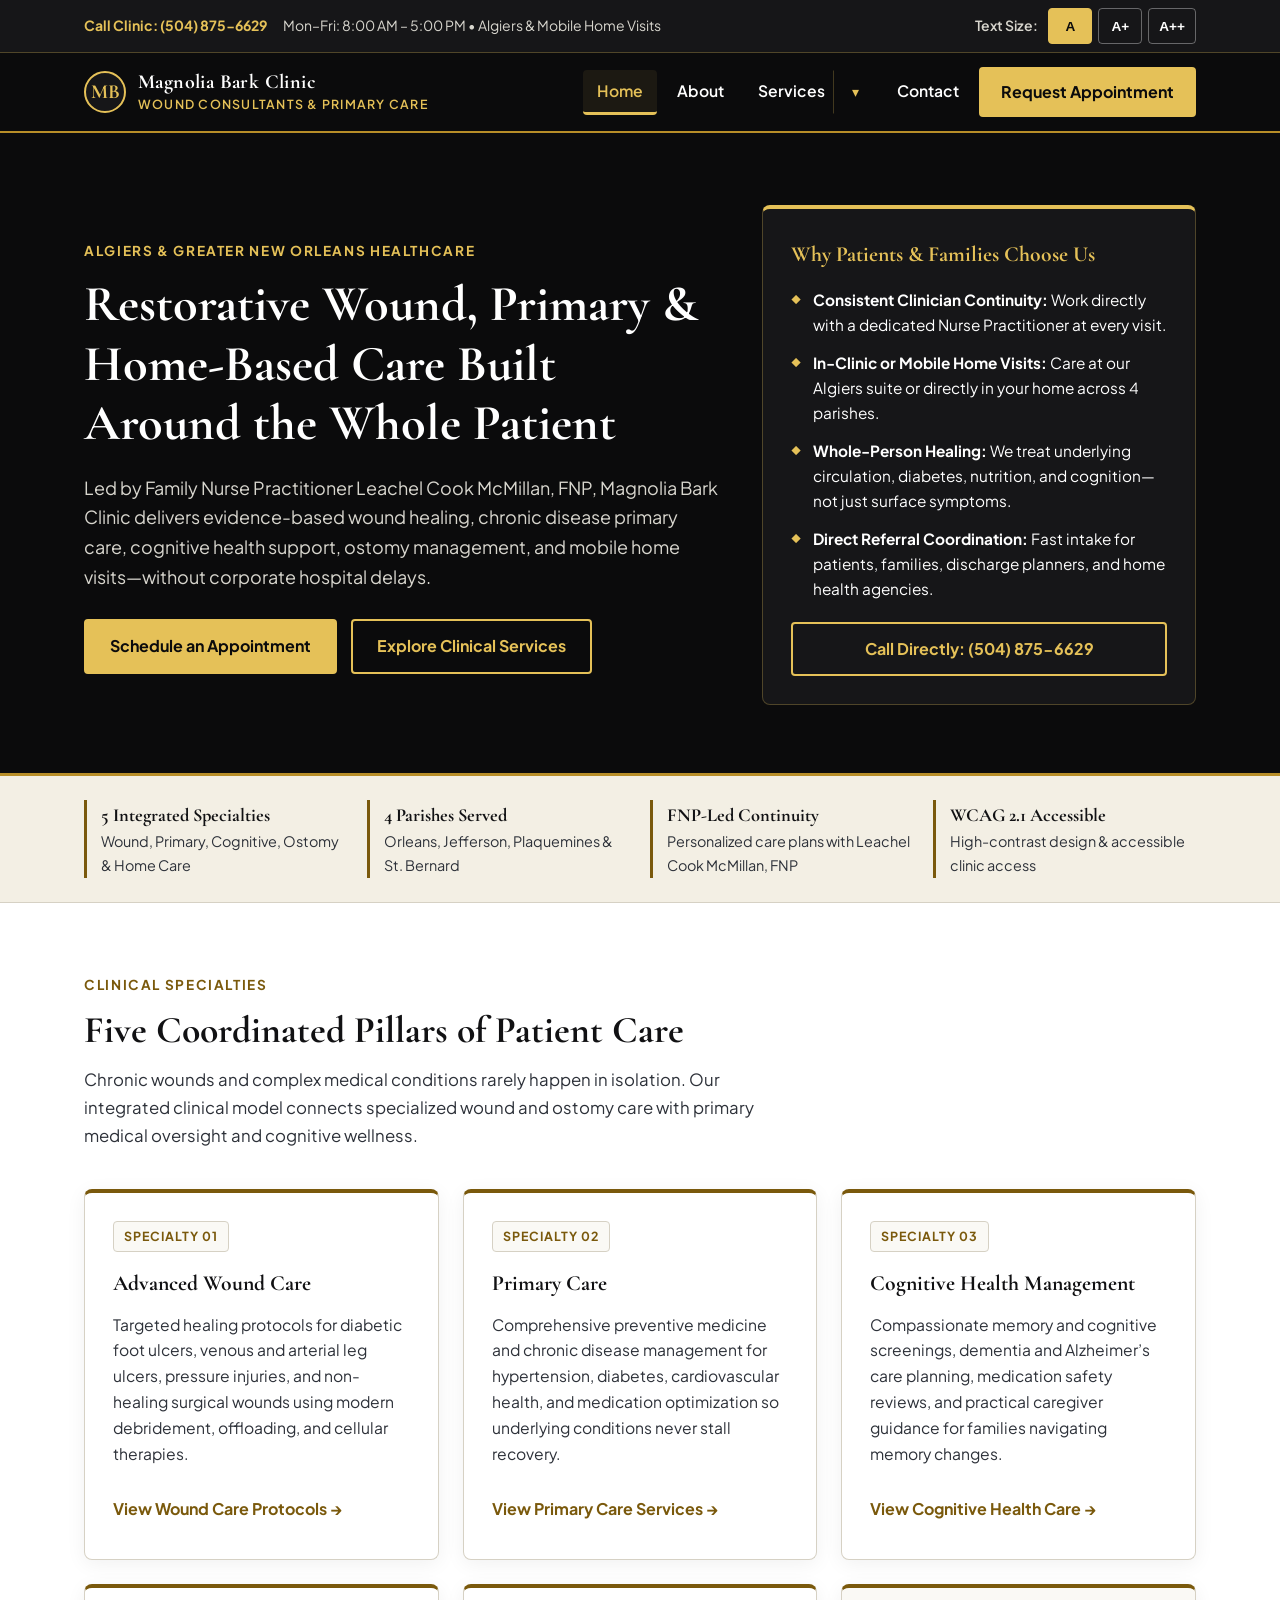
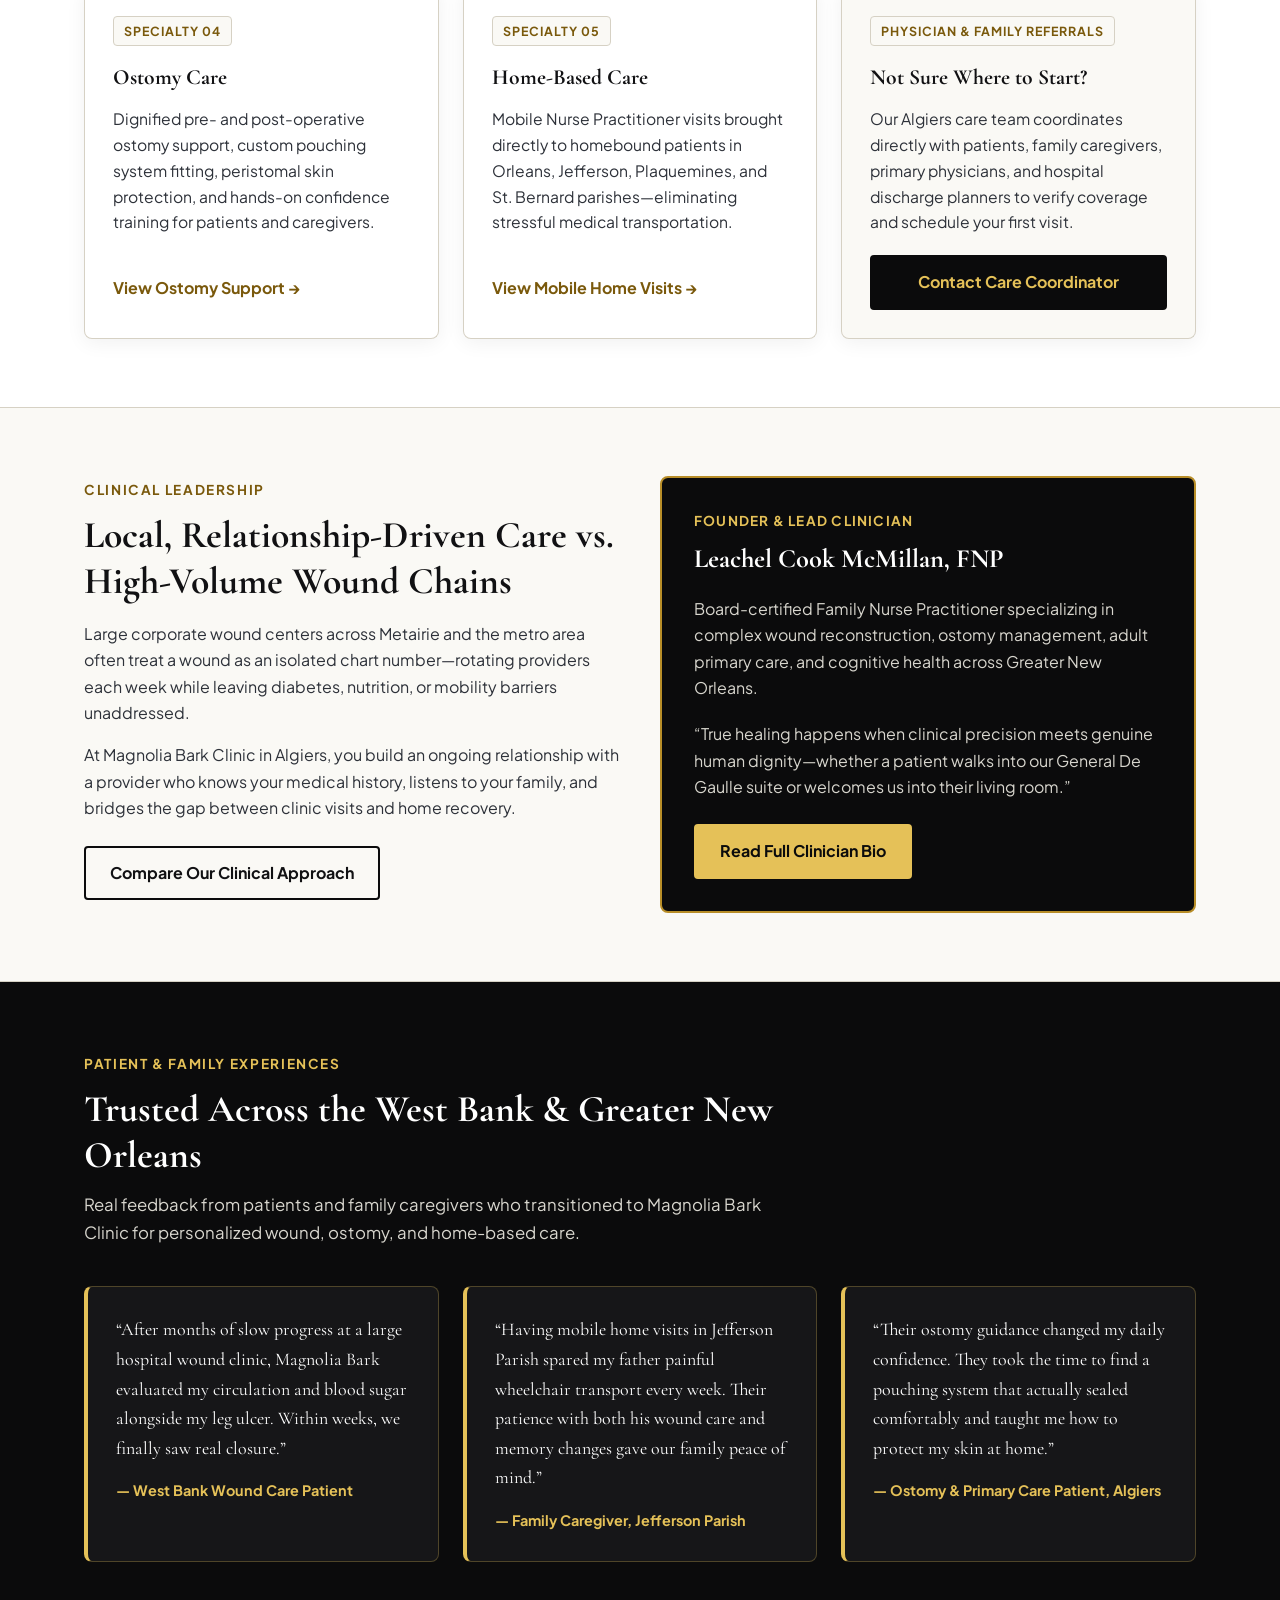
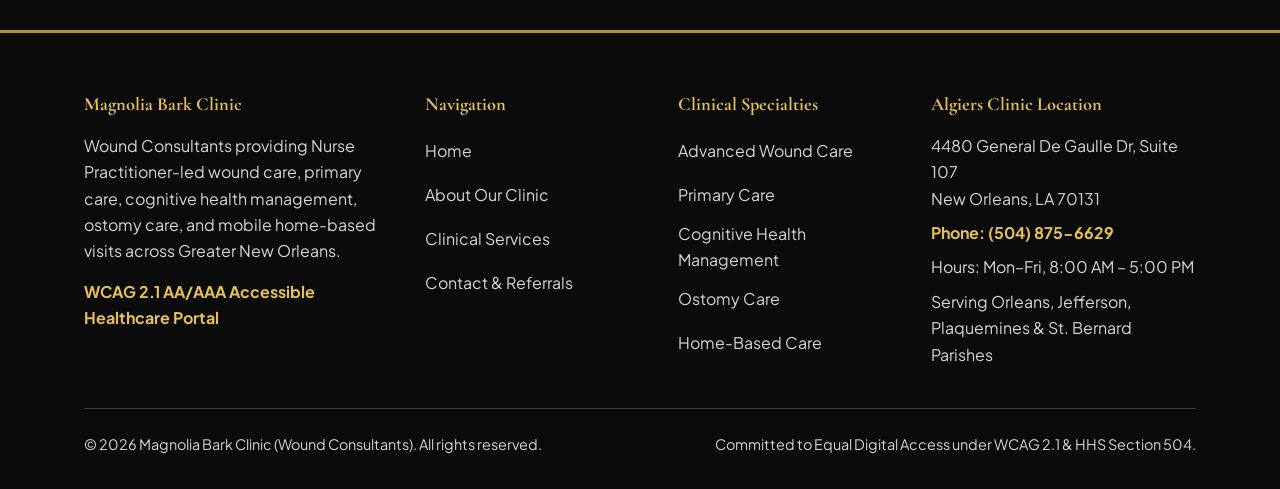
<file: index.html>
<!DOCTYPE html>
<html lang="en" data-font-scale="1">
<head>
  <meta charset="UTF-8">
  <meta name="viewport" content="width=device-width, initial-scale=1.0">
  <title>Magnolia Bark Clinic | Wound Care, Primary & Home Care in New Orleans</title>
  <meta name="description" content="Magnolia Bark Clinic (Wound Consultants) provides Nurse Practitioner-led wound care, primary care, cognitive health, ostomy care, and mobile home visits across Greater New Orleans.">
  <link rel="canonical" href="https://magnoliabark.org/">
  <meta property="og:title" content="Magnolia Bark Clinic | Wound Care, Primary & Home Care in New Orleans">
  <meta property="og:description" content="Magnolia Bark Clinic (Wound Consultants) provides Nurse Practitioner-led wound care, primary care, cognitive health, ostomy care, and mobile home visits across Greater New Orleans.">
  <meta property="og:url" content="https://magnoliabark.org/">
  <meta property="og:type" content="website">
  <meta property="og:site_name" content="Magnolia Bark Clinic | Wound Consultants">
  <meta name="twitter:card" content="summary">
  <meta name="twitter:title" content="Magnolia Bark Clinic | Wound Care, Primary & Home Care in New Orleans">
  <meta name="twitter:description" content="Magnolia Bark Clinic (Wound Consultants) provides Nurse Practitioner-led wound care, primary care, cognitive health, ostomy care, and mobile home visits across Greater New Orleans.">
  <script>
    (function () {
      try {
        var saved = localStorage.getItem("mb_font_scale");
        if (saved === "1.12" || saved === "1.25") {
          document.documentElement.setAttribute("data-font-scale", saved);
        }
      } catch (e) {}
    })();
  </script>
  <link rel="stylesheet" href="css/style.css">
  <script type="application/ld+json">
{
  "@context": "https://schema.org",
  "@type": "MedicalClinic",
  "name": "Magnolia Bark Clinic \u2014 Wound Consultants",
  "url": "https://magnoliabark.org/",
  "telephone": "+1-504-875-6629",
  "address": {
    "@type": "PostalAddress",
    "streetAddress": "4480 General De Gaulle Dr, Suite 107",
    "addressLocality": "New Orleans",
    "addressRegion": "LA",
    "postalCode": "70131",
    "addressCountry": "US"
  },
  "openingHoursSpecification": [
    {
      "@type": "OpeningHoursSpecification",
      "dayOfWeek": [
        "Monday",
        "Tuesday",
        "Wednesday",
        "Thursday",
        "Friday"
      ],
      "opens": "08:00",
      "closes": "17:00"
    }
  ],
  "areaServed": [
    "New Orleans, LA",
    "Algiers, LA",
    "Metairie, LA",
    "Jefferson Parish, LA",
    "Plaquemines Parish, LA",
    "St. Bernard Parish, LA"
  ]
}
  </script>
</head>
<body>
  <a href="#main-content" class="skip-link">Skip to main content</a>
  <div id="a11y-announcer" class="sr-only" aria-live="polite" aria-atomic="true"></div>

  <!-- Top Accessibility & Direct Clinic Bar -->
  <div class="utility-bar">
    <div class="utility-bar__inner">
      <div class="utility-bar__contact">
        <a href="tel:+15048756629" class="utility-bar__phone" aria-label="Call Magnolia Bark Clinic at 504-875-6629">
          Call Clinic: (504) 875-6629
        </a>
        <span class="utility-bar__hours">Mon–Fri: 8:00 AM – 5:00 PM &bull; Algiers &amp; Mobile Home Visits</span>
      </div>
      <div class="font-controls" role="group" aria-label="Adjust page text size">
        <span class="font-controls__label">Text Size:</span>
        <button type="button" class="font-btn" data-font-size="1" aria-pressed="true" aria-label="Standard text size">A</button>
        <button type="button" class="font-btn" data-font-size="1.12" aria-pressed="false" aria-label="Large text size">A+</button>
        <button type="button" class="font-btn" data-font-size="1.25" aria-pressed="false" aria-label="Extra large text size">A++</button>
      </div>
    </div>
  </div>

  <!-- Primary Hero Bar with Accessible Services Dropdown -->
  <header class="site-header">
    <div class="site-header__inner">
      <a href="index.html" class="brand" aria-label="Magnolia Bark Clinic — Wound Consultants Home">
        <span class="brand__mark" aria-hidden="true">MB</span>
        <span class="brand__text">
          <span class="brand__name">Magnolia Bark Clinic</span>
          <span class="brand__tagline">Wound Consultants &amp; Primary Care</span>
        </span>
      </a>

      <button
        type="button"
        id="mobile-menu-toggle"
        class="mobile-menu-toggle"
        aria-expanded="false"
        aria-controls="primary-nav"
      >
        Menu
      </button>

      <nav id="primary-nav" class="primary-nav" aria-label="Primary Navigation">
        <ul class="primary-nav__list">
          <li class="primary-nav__item"><a href="index.html" class="primary-nav__link" aria-current="page">Home</a></li>
          <li class="primary-nav__item"><a href="about.html" class="primary-nav__link">About</a></li>
          <li class="primary-nav__item primary-nav__item--dropdown">
            <div class="nav-dropdown">
              <a href="services.html" class="primary-nav__link nav-dropdown__link">Services</a>
              <button
                type="button"
                class="nav-dropdown__toggle"
                aria-expanded="false"
                aria-controls="services-dropdown-menu"
                aria-label="Toggle Clinical Services submenu"
              >
                <span class="nav-dropdown__arrow" aria-hidden="true">&#9662;</span>
              </button>
            </div>
            <ul id="services-dropdown-menu" class="nav-dropdown__menu" hidden>
              <li>
                <a href="services.html" class="nav-dropdown__item nav-dropdown__item--all">
                  <span class="nav-dropdown__title">All Clinical Services (5)</span>
                  <span class="nav-dropdown__desc">View all medical protocols &amp; FAQs</span>
                </a>
              </li>
              <li>
                <a href="services.html?category=wound#service-explorer" class="nav-dropdown__item">
                  <span class="nav-dropdown__title">Advanced Wound Care</span>
                  <span class="nav-dropdown__desc">Diabetic ulcers, venous leg ulcers &amp; debridement</span>
                </a>
              </li>
              <li>
                <a href="services.html?category=primary#service-explorer" class="nav-dropdown__item">
                  <span class="nav-dropdown__title">Primary Care</span>
                  <span class="nav-dropdown__desc">Chronic disease management &amp; preventive wellness</span>
                </a>
              </li>
              <li>
                <a href="services.html?category=cognitive#service-explorer" class="nav-dropdown__item">
                  <span class="nav-dropdown__title">Cognitive Health Management</span>
                  <span class="nav-dropdown__desc">Memory screenings, dementia care &amp; caregiver guidance</span>
                </a>
              </li>
              <li>
                <a href="services.html?category=ostomy#service-explorer" class="nav-dropdown__item">
                  <span class="nav-dropdown__title">Ostomy Care</span>
                  <span class="nav-dropdown__desc">Custom pouching system fitting &amp; peristomal skin care</span>
                </a>
              </li>
              <li>
                <a href="services.html?category=home#service-explorer" class="nav-dropdown__item">
                  <span class="nav-dropdown__title">Home-Based Care</span>
                  <span class="nav-dropdown__desc">Mobile Nurse Practitioner visits across 4 parishes</span>
                </a>
              </li>
            </ul>
          </li>
          <li class="primary-nav__item"><a href="contact.html" class="primary-nav__link">Contact</a></li>
          <li class="primary-nav__item"><a href="contact.html#appointment-section" class="nav-cta">Request Appointment</a></li>
        </ul>
      </nav>
    </div>
  </header>
  <main id="main-content">
    <!-- Hero Section -->
    <section class="hero" aria-labelledby="hero-heading">
      <div class="container hero__grid">
        <div>
          <span class="eyebrow">Algiers &amp; Greater New Orleans Healthcare</span>
          <h1 id="hero-heading" class="hero__title">
            Restorative Wound, Primary &amp; Home-Based Care Built Around the Whole Patient
          </h1>
          <p class="hero__subtitle">
            Led by Family Nurse Practitioner Leachel Cook McMillan, FNP, Magnolia Bark Clinic delivers evidence-based wound healing, chronic disease primary care, cognitive health support, ostomy management, and mobile home visits—without corporate hospital delays.
          </p>
          <div class="hero__actions">
            <a href="contact.html#appointment-section" class="btn btn--gold">Schedule an Appointment</a>
            <a href="services.html" class="btn btn--outline-gold">Explore Clinical Services</a>
          </div>
        </div>

        <aside class="hero-card" aria-labelledby="hero-card-title">
          <h2 id="hero-card-title" class="hero-card__title">Why Patients &amp; Families Choose Us</h2>
          <ul class="hero-card__list">
            <li><strong>Consistent Clinician Continuity:</strong> Work directly with a dedicated Nurse Practitioner at every visit.</li>
            <li><strong>In-Clinic or Mobile Home Visits:</strong> Care at our Algiers suite or directly in your home across 4 parishes.</li>
            <li><strong>Whole-Person Healing:</strong> We treat underlying circulation, diabetes, nutrition, and cognition—not just surface symptoms.</li>
            <li><strong>Direct Referral Coordination:</strong> Fast intake for patients, families, discharge planners, and home health agencies.</li>
          </ul>
          <a href="tel:+15048756629" class="btn btn--outline-gold" style="width: 100%;">
            Call Directly: (504) 875-6629
          </a>
        </aside>
      </div>
    </section>

    <!-- Trust Indicators -->
    <section class="trust-strip" aria-label="Clinic Key Highlights">
      <div class="container trust-strip__grid">
        <div class="trust-item">
          <span class="trust-item__value">5 Integrated Specialties</span>
          <span class="trust-item__label">Wound, Primary, Cognitive, Ostomy &amp; Home Care</span>
        </div>
        <div class="trust-item">
          <span class="trust-item__value">4 Parishes Served</span>
          <span class="trust-item__label">Orleans, Jefferson, Plaquemines &amp; St. Bernard</span>
        </div>
        <div class="trust-item">
          <span class="trust-item__value">FNP-Led Continuity</span>
          <span class="trust-item__label">Personalized care plans with Leachel Cook McMillan, FNP</span>
        </div>
        <div class="trust-item">
          <span class="trust-item__value">WCAG 2.1 Accessible</span>
          <span class="trust-item__label">High-contrast design &amp; accessible clinic access</span>
        </div>
      </div>
    </section>

    <!-- Core Clinical Specialties -->
    <section class="section" aria-labelledby="specialties-heading">
      <div class="container">
        <div class="section-header">
          <span class="eyebrow eyebrow--light-bg">Clinical Specialties</span>
          <h2 id="specialties-heading" class="section-header__title">Five Coordinated Pillars of Patient Care</h2>
          <p class="section-header__desc">
            Chronic wounds and complex medical conditions rarely happen in isolation. Our integrated clinical model connects specialized wound and ostomy care with primary medical oversight and cognitive wellness.
          </p>
        </div>

        <div class="card-grid">
          <article class="card">
            <div>
              <span class="card__badge">Specialty 01</span>
              <h3 class="card__title">Advanced Wound Care</h3>
              <p class="card__body">
                Targeted healing protocols for diabetic foot ulcers, venous and arterial leg ulcers, pressure injuries, and non-healing surgical wounds using modern debridement, offloading, and cellular therapies.
              </p>
            </div>
            <a href="services.html?category=wound#service-explorer" class="card__link">
              View Wound Care Protocols &rarr;
            </a>
          </article>

          <article class="card">
            <div>
              <span class="card__badge">Specialty 02</span>
              <h3 class="card__title">Primary Care</h3>
              <p class="card__body">
                Comprehensive preventive medicine and chronic disease management for hypertension, diabetes, cardiovascular health, and medication optimization so underlying conditions never stall recovery.
              </p>
            </div>
            <a href="services.html?category=primary#service-explorer" class="card__link">
              View Primary Care Services &rarr;
            </a>
          </article>

          <article class="card">
            <div>
              <span class="card__badge">Specialty 03</span>
              <h3 class="card__title">Cognitive Health Management</h3>
              <p class="card__body">
                Compassionate memory and cognitive screenings, dementia and Alzheimer’s care planning, medication safety reviews, and practical caregiver guidance for families navigating memory changes.
              </p>
            </div>
            <a href="services.html?category=cognitive#service-explorer" class="card__link">
              View Cognitive Health Care &rarr;
            </a>
          </article>

          <article class="card">
            <div>
              <span class="card__badge">Specialty 04</span>
              <h3 class="card__title">Ostomy Care</h3>
              <p class="card__body">
                Dignified pre- and post-operative ostomy support, custom pouching system fitting, peristomal skin protection, and hands-on confidence training for patients and caregivers.
              </p>
            </div>
            <a href="services.html?category=ostomy#service-explorer" class="card__link">
              View Ostomy Support &rarr;
            </a>
          </article>

          <article class="card">
            <div>
              <span class="card__badge">Specialty 05</span>
              <h3 class="card__title">Home-Based Care</h3>
              <p class="card__body">
                Mobile Nurse Practitioner visits brought directly to homebound patients in Orleans, Jefferson, Plaquemines, and St. Bernard parishes—eliminating stressful medical transportation.
              </p>
            </div>
            <a href="services.html?category=home#service-explorer" class="card__link">
              View Mobile Home Visits &rarr;
            </a>
          </article>

          <article class="card" style="background-color: var(--bg-ivory);">
            <div>
              <span class="card__badge">Physician &amp; Family Referrals</span>
              <h3 class="card__title">Not Sure Where to Start?</h3>
              <p class="card__body">
                Our Algiers care team coordinates directly with patients, family caregivers, primary physicians, and hospital discharge planners to verify coverage and schedule your first visit.
              </p>
            </div>
            <a href="contact.html" class="btn btn--dark">Contact Care Coordinator</a>
          </article>
        </div>
      </div>
    </section>

    <!-- Provider Spotlight -->
    <section class="section section--ivory" aria-labelledby="provider-heading">
      <div class="container split-grid">
        <div>
          <span class="eyebrow eyebrow--light-bg">Clinical Leadership</span>
          <h2 id="provider-heading" class="section-header__title">
            Local, Relationship-Driven Care vs. High-Volume Wound Chains
          </h2>
          <p style="color: var(--text-on-light-secondary); margin-bottom: 16px;">
            Large corporate wound centers across Metairie and the metro area often treat a wound as an isolated chart number—rotating providers each week while leaving diabetes, nutrition, or mobility barriers unaddressed.
          </p>
          <p style="color: var(--text-on-light-secondary); margin-bottom: 24px;">
            At Magnolia Bark Clinic in Algiers, you build an ongoing relationship with a provider who knows your medical history, listens to your family, and bridges the gap between clinic visits and home recovery.
          </p>
          <a href="about.html" class="btn btn--outline-dark">Compare Our Clinical Approach</a>
        </div>

        <div class="clinician-box">
          <p class="clinician-box__role">Founder &amp; Lead Clinician</p>
          <h3 class="clinician-box__name">Leachel Cook McMillan, FNP</h3>
          <p class="clinician-box__text">
            Board-certified Family Nurse Practitioner specializing in complex wound reconstruction, ostomy management, adult primary care, and cognitive health across Greater New Orleans.
          </p>
          <p class="clinician-box__text" style="margin-bottom: 24px;">
            “True healing happens when clinical precision meets genuine human dignity—whether a patient walks into our General De Gaulle suite or welcomes us into their living room.”
          </p>
          <a href="about.html#clinician-bio" class="btn btn--gold">Read Full Clinician Bio</a>
        </div>
      </div>
    </section>

    <!-- Patient Testimonials -->
    <section class="section section--dark" aria-labelledby="testimonials-heading">
      <div class="container">
        <div class="section-header">
          <span class="eyebrow">Patient &amp; Family Experiences</span>
          <h2 id="testimonials-heading" class="section-header__title">Trusted Across the West Bank &amp; Greater New Orleans</h2>
          <p class="section-header__desc">
            Real feedback from patients and family caregivers who transitioned to Magnolia Bark Clinic for personalized wound, ostomy, and home-based care.
          </p>
        </div>

        <div class="card-grid">
          <blockquote class="quote-card" style="margin: 0;">
            <p class="quote-card__text">
              “After months of slow progress at a large hospital wound clinic, Magnolia Bark evaluated my circulation and blood sugar alongside my leg ulcer. Within weeks, we finally saw real closure.”
            </p>
            <footer class="quote-card__author">— West Bank Wound Care Patient</footer>
          </blockquote>

          <blockquote class="quote-card" style="margin: 0;">
            <p class="quote-card__text">
              “Having mobile home visits in Jefferson Parish spared my father painful wheelchair transport every week. Their patience with both his wound care and memory changes gave our family peace of mind.”
            </p>
            <footer class="quote-card__author">— Family Caregiver, Jefferson Parish</footer>
          </blockquote>

          <blockquote class="quote-card" style="margin: 0;">
            <p class="quote-card__text">
              “Their ostomy guidance changed my daily confidence. They took the time to find a pouching system that actually sealed comfortably and taught me how to protect my skin at home.”
            </p>
            <footer class="quote-card__author">— Ostomy &amp; Primary Care Patient, Algiers</footer>
          </blockquote>
        </div>
      </div>
    </section>
  </main>
  <!-- Site Footer -->
  <footer class="site-footer">
    <div class="container">
      <div class="footer-grid">
        <div>
          <h2 class="footer-heading">Magnolia Bark Clinic</h2>
          <p style="color: var(--text-on-dark-muted); margin: 0 0 14px;">
            Wound Consultants providing Nurse Practitioner-led wound care, primary care, cognitive health management, ostomy care, and mobile home-based visits across Greater New Orleans.
          </p>
          <p style="color: var(--gold-luminous); font-weight: 700; margin: 0;">
            WCAG 2.1 AA/AAA Accessible Healthcare Portal
          </p>
        </div>

        <div>
          <h2 class="footer-heading">Navigation</h2>
          <ul class="footer-list">
            <li><a href="index.html">Home</a></li>
            <li><a href="about.html">About Our Clinic</a></li>
            <li><a href="services.html">Clinical Services</a></li>
            <li><a href="contact.html">Contact &amp; Referrals</a></li>
          </ul>
        </div>

        <div>
          <h2 class="footer-heading">Clinical Specialties</h2>
          <ul class="footer-list">
            <li><a href="services.html?category=wound#service-explorer">Advanced Wound Care</a></li>
            <li><a href="services.html?category=primary#service-explorer">Primary Care</a></li>
            <li><a href="services.html?category=cognitive#service-explorer">Cognitive Health Management</a></li>
            <li><a href="services.html?category=ostomy#service-explorer">Ostomy Care</a></li>
            <li><a href="services.html?category=home#service-explorer">Home-Based Care</a></li>
          </ul>
        </div>

        <div>
          <h2 class="footer-heading">Algiers Clinic Location</h2>
          <address style="font-style: normal; color: var(--text-on-dark-muted); display: grid; gap: 8px;">
            <span>4480 General De Gaulle Dr, Suite 107<br>New Orleans, LA 70131</span>
            <a href="tel:+15048756629" style="color: var(--gold-luminous); font-weight: 700; text-decoration: none;">
              Phone: (504) 875-6629
            </a>
            <span>Hours: Mon–Fri, 8:00 AM – 5:00 PM</span>
            <span>Serving Orleans, Jefferson, Plaquemines &amp; St. Bernard Parishes</span>
          </address>
        </div>
      </div>

      <div class="footer-bottom">
        <span>&copy; 2026 Magnolia Bark Clinic (Wound Consultants). All rights reserved.</span>
        <span>Committed to Equal Digital Access under WCAG 2.1 &amp; HHS Section 504.</span>
      </div>
    </div>
  </footer>

  <script src="JS/app.js"></script>
</body>
</html>
</file>
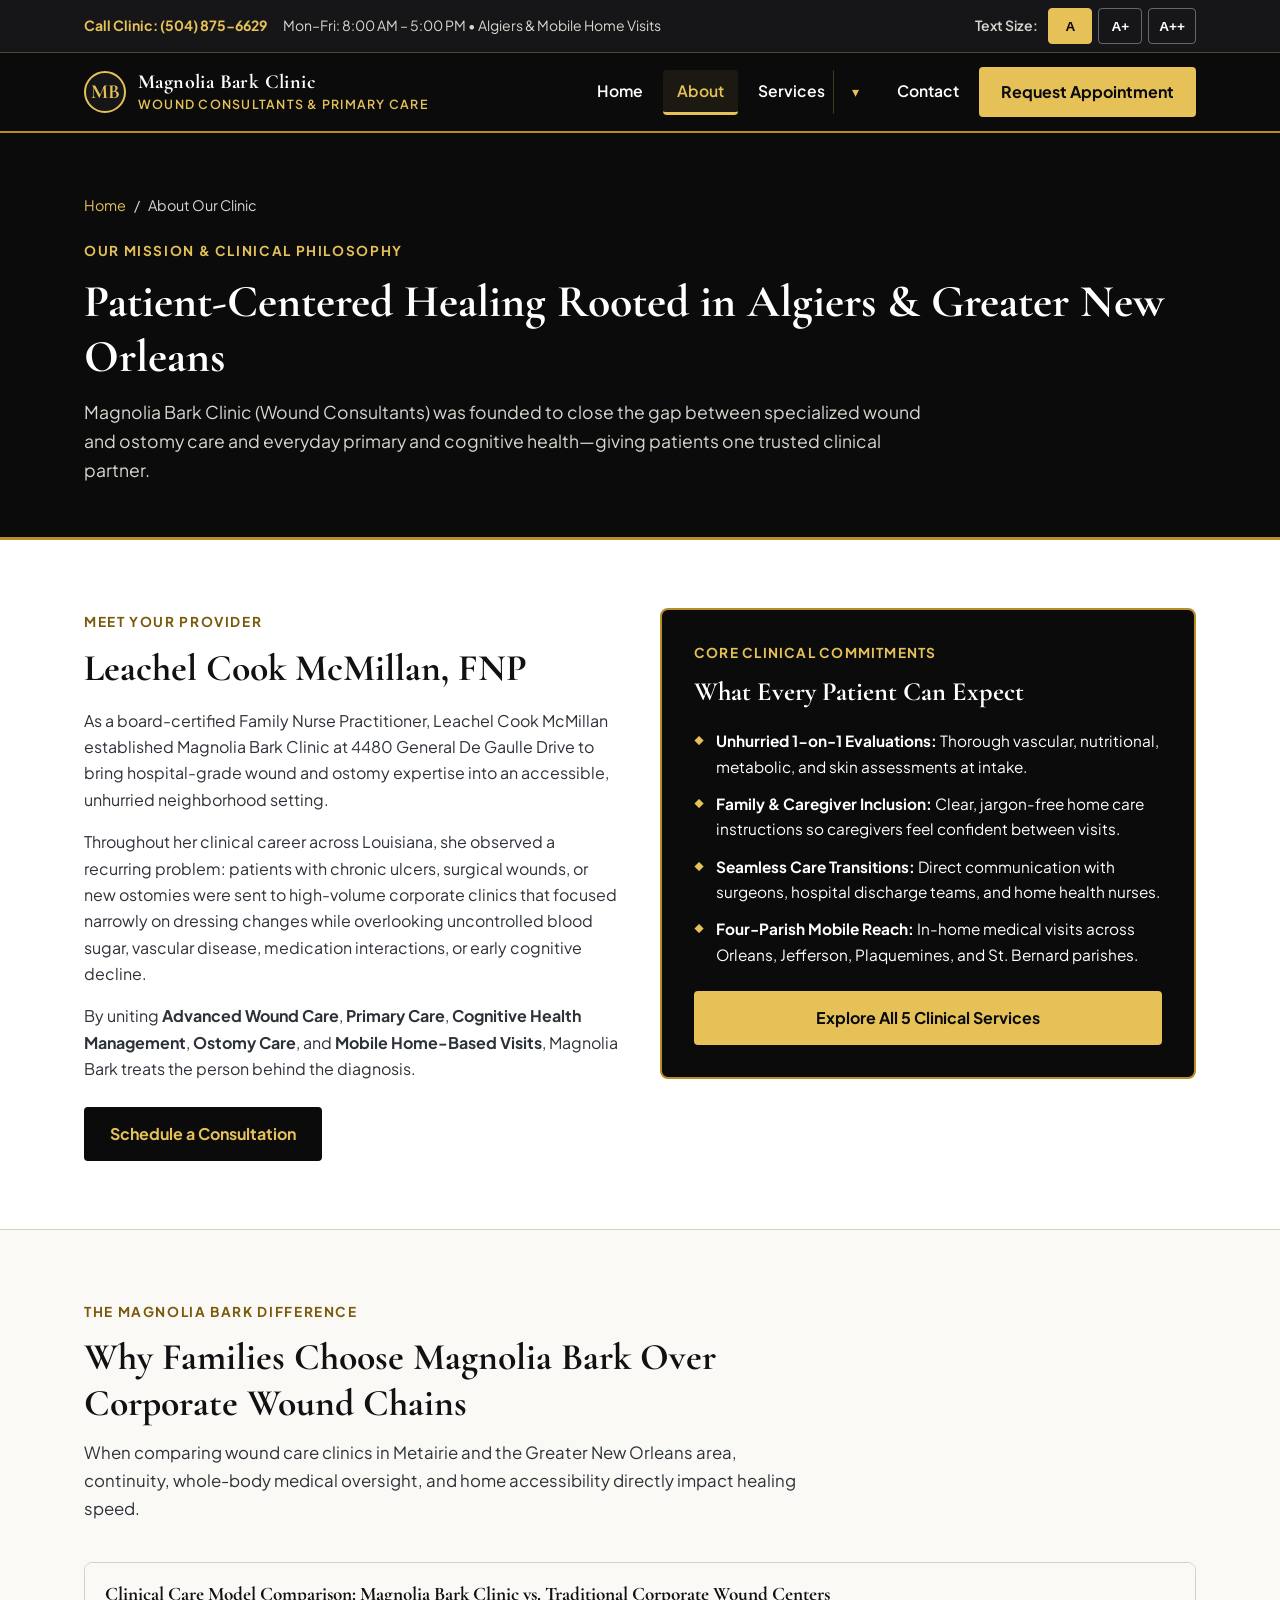
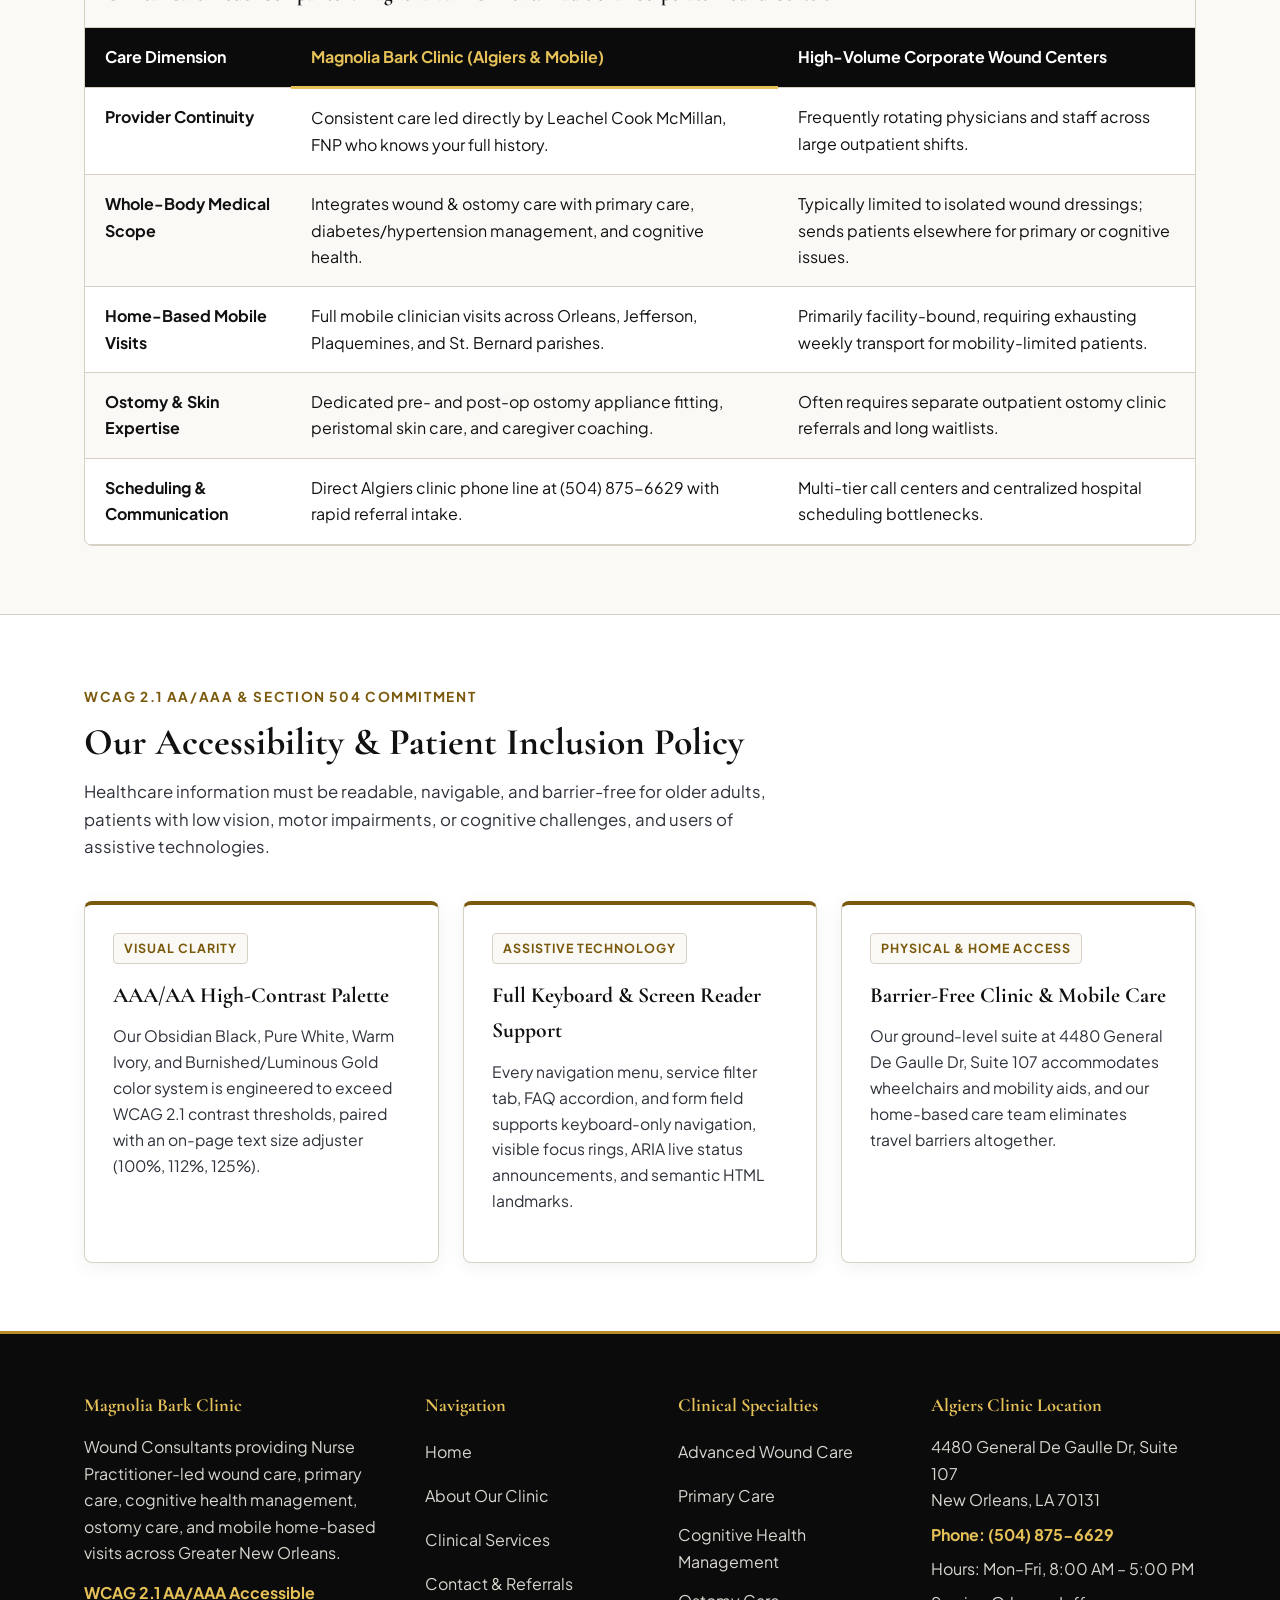
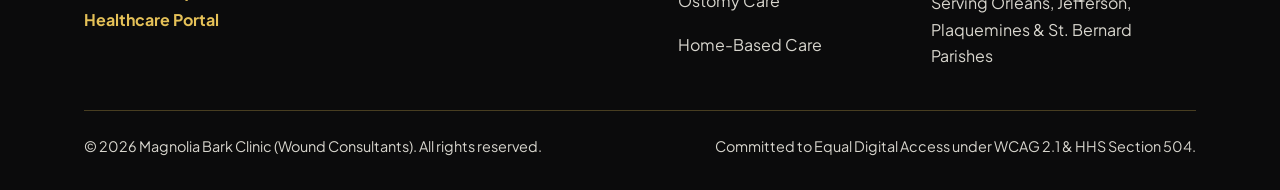
<file: about.html>
<!DOCTYPE html>
<html lang="en" data-font-scale="1">
<head>
  <meta charset="UTF-8">
  <meta name="viewport" content="width=device-width, initial-scale=1.0">
  <title>About Magnolia Bark Clinic | Leachel Cook McMillan, FNP — New Orleans</title>
  <meta name="description" content="Meet Leachel Cook McMillan, FNP and discover how Magnolia Bark Clinic delivers holistic wound care, primary care, cognitive health, and mobile home visits in Greater New Orleans.">
  <link rel="canonical" href="https://magnoliabark.org/about.html">
  <meta property="og:title" content="About Magnolia Bark Clinic | Leachel Cook McMillan, FNP — New Orleans">
  <meta property="og:description" content="Meet Leachel Cook McMillan, FNP and discover how Magnolia Bark Clinic delivers holistic wound care, primary care, cognitive health, and mobile home visits in Greater New Orleans.">
  <meta property="og:url" content="https://magnoliabark.org/about.html">
  <meta property="og:type" content="website">
  <meta property="og:site_name" content="Magnolia Bark Clinic | Wound Consultants">
  <meta name="twitter:card" content="summary">
  <meta name="twitter:title" content="About Magnolia Bark Clinic | Leachel Cook McMillan, FNP — New Orleans">
  <meta name="twitter:description" content="Meet Leachel Cook McMillan, FNP and discover how Magnolia Bark Clinic delivers holistic wound care, primary care, cognitive health, and mobile home visits in Greater New Orleans.">
  <script>
    (function () {
      try {
        var saved = localStorage.getItem("mb_font_scale");
        if (saved === "1.12" || saved === "1.25") {
          document.documentElement.setAttribute("data-font-scale", saved);
        }
      } catch (e) {}
    })();
  </script>
  <link rel="stylesheet" href="css/style.css">
  <script type="application/ld+json">
{
  "@context": "https://schema.org",
  "@type": "AboutPage",
  "name": "About Magnolia Bark Clinic \u2014 Wound Consultants",
  "url": "https://magnoliabark.org/about.html"
}
  </script>
</head>
<body>
  <a href="#main-content" class="skip-link">Skip to main content</a>
  <div id="a11y-announcer" class="sr-only" aria-live="polite" aria-atomic="true"></div>

  <!-- Top Accessibility & Direct Clinic Bar -->
  <div class="utility-bar">
    <div class="utility-bar__inner">
      <div class="utility-bar__contact">
        <a href="tel:+15048756629" class="utility-bar__phone" aria-label="Call Magnolia Bark Clinic at 504-875-6629">
          Call Clinic: (504) 875-6629
        </a>
        <span class="utility-bar__hours">Mon–Fri: 8:00 AM – 5:00 PM &bull; Algiers &amp; Mobile Home Visits</span>
      </div>
      <div class="font-controls" role="group" aria-label="Adjust page text size">
        <span class="font-controls__label">Text Size:</span>
        <button type="button" class="font-btn" data-font-size="1" aria-pressed="true" aria-label="Standard text size">A</button>
        <button type="button" class="font-btn" data-font-size="1.12" aria-pressed="false" aria-label="Large text size">A+</button>
        <button type="button" class="font-btn" data-font-size="1.25" aria-pressed="false" aria-label="Extra large text size">A++</button>
      </div>
    </div>
  </div>

  <!-- Primary Hero Bar with Accessible Services Dropdown -->
  <header class="site-header">
    <div class="site-header__inner">
      <a href="index.html" class="brand" aria-label="Magnolia Bark Clinic — Wound Consultants Home">
        <span class="brand__mark" aria-hidden="true">MB</span>
        <span class="brand__text">
          <span class="brand__name">Magnolia Bark Clinic</span>
          <span class="brand__tagline">Wound Consultants &amp; Primary Care</span>
        </span>
      </a>

      <button
        type="button"
        id="mobile-menu-toggle"
        class="mobile-menu-toggle"
        aria-expanded="false"
        aria-controls="primary-nav"
      >
        Menu
      </button>

      <nav id="primary-nav" class="primary-nav" aria-label="Primary Navigation">
        <ul class="primary-nav__list">
          <li class="primary-nav__item"><a href="index.html" class="primary-nav__link">Home</a></li>
          <li class="primary-nav__item"><a href="about.html" class="primary-nav__link" aria-current="page">About</a></li>
          <li class="primary-nav__item primary-nav__item--dropdown">
            <div class="nav-dropdown">
              <a href="services.html" class="primary-nav__link nav-dropdown__link">Services</a>
              <button
                type="button"
                class="nav-dropdown__toggle"
                aria-expanded="false"
                aria-controls="services-dropdown-menu"
                aria-label="Toggle Clinical Services submenu"
              >
                <span class="nav-dropdown__arrow" aria-hidden="true">&#9662;</span>
              </button>
            </div>
            <ul id="services-dropdown-menu" class="nav-dropdown__menu" hidden>
              <li>
                <a href="services.html" class="nav-dropdown__item nav-dropdown__item--all">
                  <span class="nav-dropdown__title">All Clinical Services (5)</span>
                  <span class="nav-dropdown__desc">View all medical protocols &amp; FAQs</span>
                </a>
              </li>
              <li>
                <a href="services.html?category=wound#service-explorer" class="nav-dropdown__item">
                  <span class="nav-dropdown__title">Advanced Wound Care</span>
                  <span class="nav-dropdown__desc">Diabetic ulcers, venous leg ulcers &amp; debridement</span>
                </a>
              </li>
              <li>
                <a href="services.html?category=primary#service-explorer" class="nav-dropdown__item">
                  <span class="nav-dropdown__title">Primary Care</span>
                  <span class="nav-dropdown__desc">Chronic disease management &amp; preventive wellness</span>
                </a>
              </li>
              <li>
                <a href="services.html?category=cognitive#service-explorer" class="nav-dropdown__item">
                  <span class="nav-dropdown__title">Cognitive Health Management</span>
                  <span class="nav-dropdown__desc">Memory screenings, dementia care &amp; caregiver guidance</span>
                </a>
              </li>
              <li>
                <a href="services.html?category=ostomy#service-explorer" class="nav-dropdown__item">
                  <span class="nav-dropdown__title">Ostomy Care</span>
                  <span class="nav-dropdown__desc">Custom pouching system fitting &amp; peristomal skin care</span>
                </a>
              </li>
              <li>
                <a href="services.html?category=home#service-explorer" class="nav-dropdown__item">
                  <span class="nav-dropdown__title">Home-Based Care</span>
                  <span class="nav-dropdown__desc">Mobile Nurse Practitioner visits across 4 parishes</span>
                </a>
              </li>
            </ul>
          </li>
          <li class="primary-nav__item"><a href="contact.html" class="primary-nav__link">Contact</a></li>
          <li class="primary-nav__item"><a href="contact.html#appointment-section" class="nav-cta">Request Appointment</a></li>
        </ul>
      </nav>
    </div>
  </header>
  <main id="main-content">
    <!-- Page Banner -->
    <section class="page-banner" aria-labelledby="about-heading">
      <div class="container">
        <nav class="breadcrumb" aria-label="Breadcrumb">
          <a href="index.html">Home</a>
          <span aria-hidden="true">/</span>
          <span aria-current="page">About Our Clinic</span>
        </nav>
        <span class="eyebrow">Our Mission &amp; Clinical Philosophy</span>
        <h1 id="about-heading" class="page-banner__title">
          Patient-Centered Healing Rooted in Algiers &amp; Greater New Orleans
        </h1>
        <p class="page-banner__lead">
          Magnolia Bark Clinic (Wound Consultants) was founded to close the gap between specialized wound and ostomy care and everyday primary and cognitive health—giving patients one trusted clinical partner.
        </p>
      </div>
    </section>

    <!-- Mission & Clinician Bio -->
    <section id="clinician-bio" class="section" aria-labelledby="bio-heading">
      <div class="container split-grid">
        <div>
          <span class="eyebrow eyebrow--light-bg">Meet Your Provider</span>
          <h2 id="bio-heading" class="section-header__title">Leachel Cook McMillan, FNP</h2>
          <p style="color: var(--text-on-light-secondary); margin-bottom: 16px;">
            As a board-certified Family Nurse Practitioner, Leachel Cook McMillan established Magnolia Bark Clinic at 4480 General De Gaulle Drive to bring hospital-grade wound and ostomy expertise into an accessible, unhurried neighborhood setting.
          </p>
          <p style="color: var(--text-on-light-secondary); margin-bottom: 16px;">
            Throughout her clinical career across Louisiana, she observed a recurring problem: patients with chronic ulcers, surgical wounds, or new ostomies were sent to high-volume corporate clinics that focused narrowly on dressing changes while overlooking uncontrolled blood sugar, vascular disease, medication interactions, or early cognitive decline.
          </p>
          <p style="color: var(--text-on-light-secondary); margin-bottom: 24px;">
            By uniting <strong>Advanced Wound Care</strong>, <strong>Primary Care</strong>, <strong>Cognitive Health Management</strong>, <strong>Ostomy Care</strong>, and <strong>Mobile Home-Based Visits</strong>, Magnolia Bark treats the person behind the diagnosis.
          </p>
          <a href="contact.html#appointment-section" class="btn btn--dark">Schedule a Consultation</a>
        </div>

        <div class="clinician-box">
          <p class="clinician-box__role">Core Clinical Commitments</p>
          <h3 class="clinician-box__name">What Every Patient Can Expect</h3>
          <ul class="hero-card__list" style="margin-bottom: 24px;">
            <li><strong>Unhurried 1-on-1 Evaluations:</strong> Thorough vascular, nutritional, metabolic, and skin assessments at intake.</li>
            <li><strong>Family &amp; Caregiver Inclusion:</strong> Clear, jargon-free home care instructions so caregivers feel confident between visits.</li>
            <li><strong>Seamless Care Transitions:</strong> Direct communication with surgeons, hospital discharge teams, and home health nurses.</li>
            <li><strong>Four-Parish Mobile Reach:</strong> In-home medical visits across Orleans, Jefferson, Plaquemines, and St. Bernard parishes.</li>
          </ul>
          <a href="services.html" class="btn btn--gold" style="width: 100%;">Explore All 5 Clinical Services</a>
        </div>
      </div>
    </section>

    <!-- Clinical Advantage Comparison Table -->
    <section class="section section--ivory" aria-labelledby="comparison-heading">
      <div class="container">
        <div class="section-header">
          <span class="eyebrow eyebrow--light-bg">The Magnolia Bark Difference</span>
          <h2 id="comparison-heading" class="section-header__title">
            Why Families Choose Magnolia Bark Over Corporate Wound Chains
          </h2>
          <p class="section-header__desc">
            When comparing wound care clinics in Metairie and the Greater New Orleans area, continuity, whole-body medical oversight, and home accessibility directly impact healing speed.
          </p>
        </div>

        <div class="table-wrap">
          <table class="comparison-table">
            <caption>Clinical Care Model Comparison: Magnolia Bark Clinic vs. Traditional Corporate Wound Centers</caption>
            <thead>
              <tr>
                <th scope="col">Care Dimension</th>
                <th scope="col" class="highlight-col">Magnolia Bark Clinic (Algiers &amp; Mobile)</th>
                <th scope="col">High-Volume Corporate Wound Centers</th>
              </tr>
            </thead>
            <tbody>
              <tr>
                <th scope="row">Provider Continuity</th>
                <td>Consistent care led directly by Leachel Cook McMillan, FNP who knows your full history.</td>
                <td>Frequently rotating physicians and staff across large outpatient shifts.</td>
              </tr>
              <tr>
                <th scope="row">Whole-Body Medical Scope</th>
                <td>Integrates wound &amp; ostomy care with primary care, diabetes/hypertension management, and cognitive health.</td>
                <td>Typically limited to isolated wound dressings; sends patients elsewhere for primary or cognitive issues.</td>
              </tr>
              <tr>
                <th scope="row">Home-Based Mobile Visits</th>
                <td>Full mobile clinician visits across Orleans, Jefferson, Plaquemines, and St. Bernard parishes.</td>
                <td>Primarily facility-bound, requiring exhausting weekly transport for mobility-limited patients.</td>
              </tr>
              <tr>
                <th scope="row">Ostomy &amp; Skin Expertise</th>
                <td>Dedicated pre- and post-op ostomy appliance fitting, peristomal skin care, and caregiver coaching.</td>
                <td>Often requires separate outpatient ostomy clinic referrals and long waitlists.</td>
              </tr>
              <tr>
                <th scope="row">Scheduling &amp; Communication</th>
                <td>Direct Algiers clinic phone line at (504) 875-6629 with rapid referral intake.</td>
                <td>Multi-tier call centers and centralized hospital scheduling bottlenecks.</td>
              </tr>
            </tbody>
          </table>
        </div>
      </div>
    </section>

    <!-- Accessibility & Digital Inclusion Policy -->
    <section class="section" aria-labelledby="accessibility-policy-heading">
      <div class="container">
        <div class="section-header">
          <span class="eyebrow eyebrow--light-bg">WCAG 2.1 AA/AAA &amp; Section 504 Commitment</span>
          <h2 id="accessibility-policy-heading" class="section-header__title">Our Accessibility &amp; Patient Inclusion Policy</h2>
          <p class="section-header__desc">
            Healthcare information must be readable, navigable, and barrier-free for older adults, patients with low vision, motor impairments, or cognitive challenges, and users of assistive technologies.
          </p>
        </div>

        <div class="card-grid">
          <div class="card">
            <div>
              <span class="card__badge">Visual Clarity</span>
              <h3 class="card__title">AAA/AA High-Contrast Palette</h3>
              <p class="card__body">
                Our Obsidian Black, Pure White, Warm Ivory, and Burnished/Luminous Gold color system is engineered to exceed WCAG 2.1 contrast thresholds, paired with an on-page text size adjuster (100%, 112%, 125%).
              </p>
            </div>
          </div>

          <div class="card">
            <div>
              <span class="card__badge">Assistive Technology</span>
              <h3 class="card__title">Full Keyboard &amp; Screen Reader Support</h3>
              <p class="card__body">
                Every navigation menu, service filter tab, FAQ accordion, and form field supports keyboard-only navigation, visible focus rings, ARIA live status announcements, and semantic HTML landmarks.
              </p>
            </div>
          </div>

          <div class="card">
            <div>
              <span class="card__badge">Physical &amp; Home Access</span>
              <h3 class="card__title">Barrier-Free Clinic &amp; Mobile Care</h3>
              <p class="card__body">
                Our ground-level suite at 4480 General De Gaulle Dr, Suite 107 accommodates wheelchairs and mobility aids, and our home-based care team eliminates travel barriers altogether.
              </p>
            </div>
          </div>
        </div>
      </div>
    </section>
  </main>
  <!-- Site Footer -->
  <footer class="site-footer">
    <div class="container">
      <div class="footer-grid">
        <div>
          <h2 class="footer-heading">Magnolia Bark Clinic</h2>
          <p style="color: var(--text-on-dark-muted); margin: 0 0 14px;">
            Wound Consultants providing Nurse Practitioner-led wound care, primary care, cognitive health management, ostomy care, and mobile home-based visits across Greater New Orleans.
          </p>
          <p style="color: var(--gold-luminous); font-weight: 700; margin: 0;">
            WCAG 2.1 AA/AAA Accessible Healthcare Portal
          </p>
        </div>

        <div>
          <h2 class="footer-heading">Navigation</h2>
          <ul class="footer-list">
            <li><a href="index.html">Home</a></li>
            <li><a href="about.html">About Our Clinic</a></li>
            <li><a href="services.html">Clinical Services</a></li>
            <li><a href="contact.html">Contact &amp; Referrals</a></li>
          </ul>
        </div>

        <div>
          <h2 class="footer-heading">Clinical Specialties</h2>
          <ul class="footer-list">
            <li><a href="services.html?category=wound#service-explorer">Advanced Wound Care</a></li>
            <li><a href="services.html?category=primary#service-explorer">Primary Care</a></li>
            <li><a href="services.html?category=cognitive#service-explorer">Cognitive Health Management</a></li>
            <li><a href="services.html?category=ostomy#service-explorer">Ostomy Care</a></li>
            <li><a href="services.html?category=home#service-explorer">Home-Based Care</a></li>
          </ul>
        </div>

        <div>
          <h2 class="footer-heading">Algiers Clinic Location</h2>
          <address style="font-style: normal; color: var(--text-on-dark-muted); display: grid; gap: 8px;">
            <span>4480 General De Gaulle Dr, Suite 107<br>New Orleans, LA 70131</span>
            <a href="tel:+15048756629" style="color: var(--gold-luminous); font-weight: 700; text-decoration: none;">
              Phone: (504) 875-6629
            </a>
            <span>Hours: Mon–Fri, 8:00 AM – 5:00 PM</span>
            <span>Serving Orleans, Jefferson, Plaquemines &amp; St. Bernard Parishes</span>
          </address>
        </div>
      </div>

      <div class="footer-bottom">
        <span>&copy; 2026 Magnolia Bark Clinic (Wound Consultants). All rights reserved.</span>
        <span>Committed to Equal Digital Access under WCAG 2.1 &amp; HHS Section 504.</span>
      </div>
    </div>
  </footer>

  <script src="JS/app.js"></script>
</body>
</html>
</file>
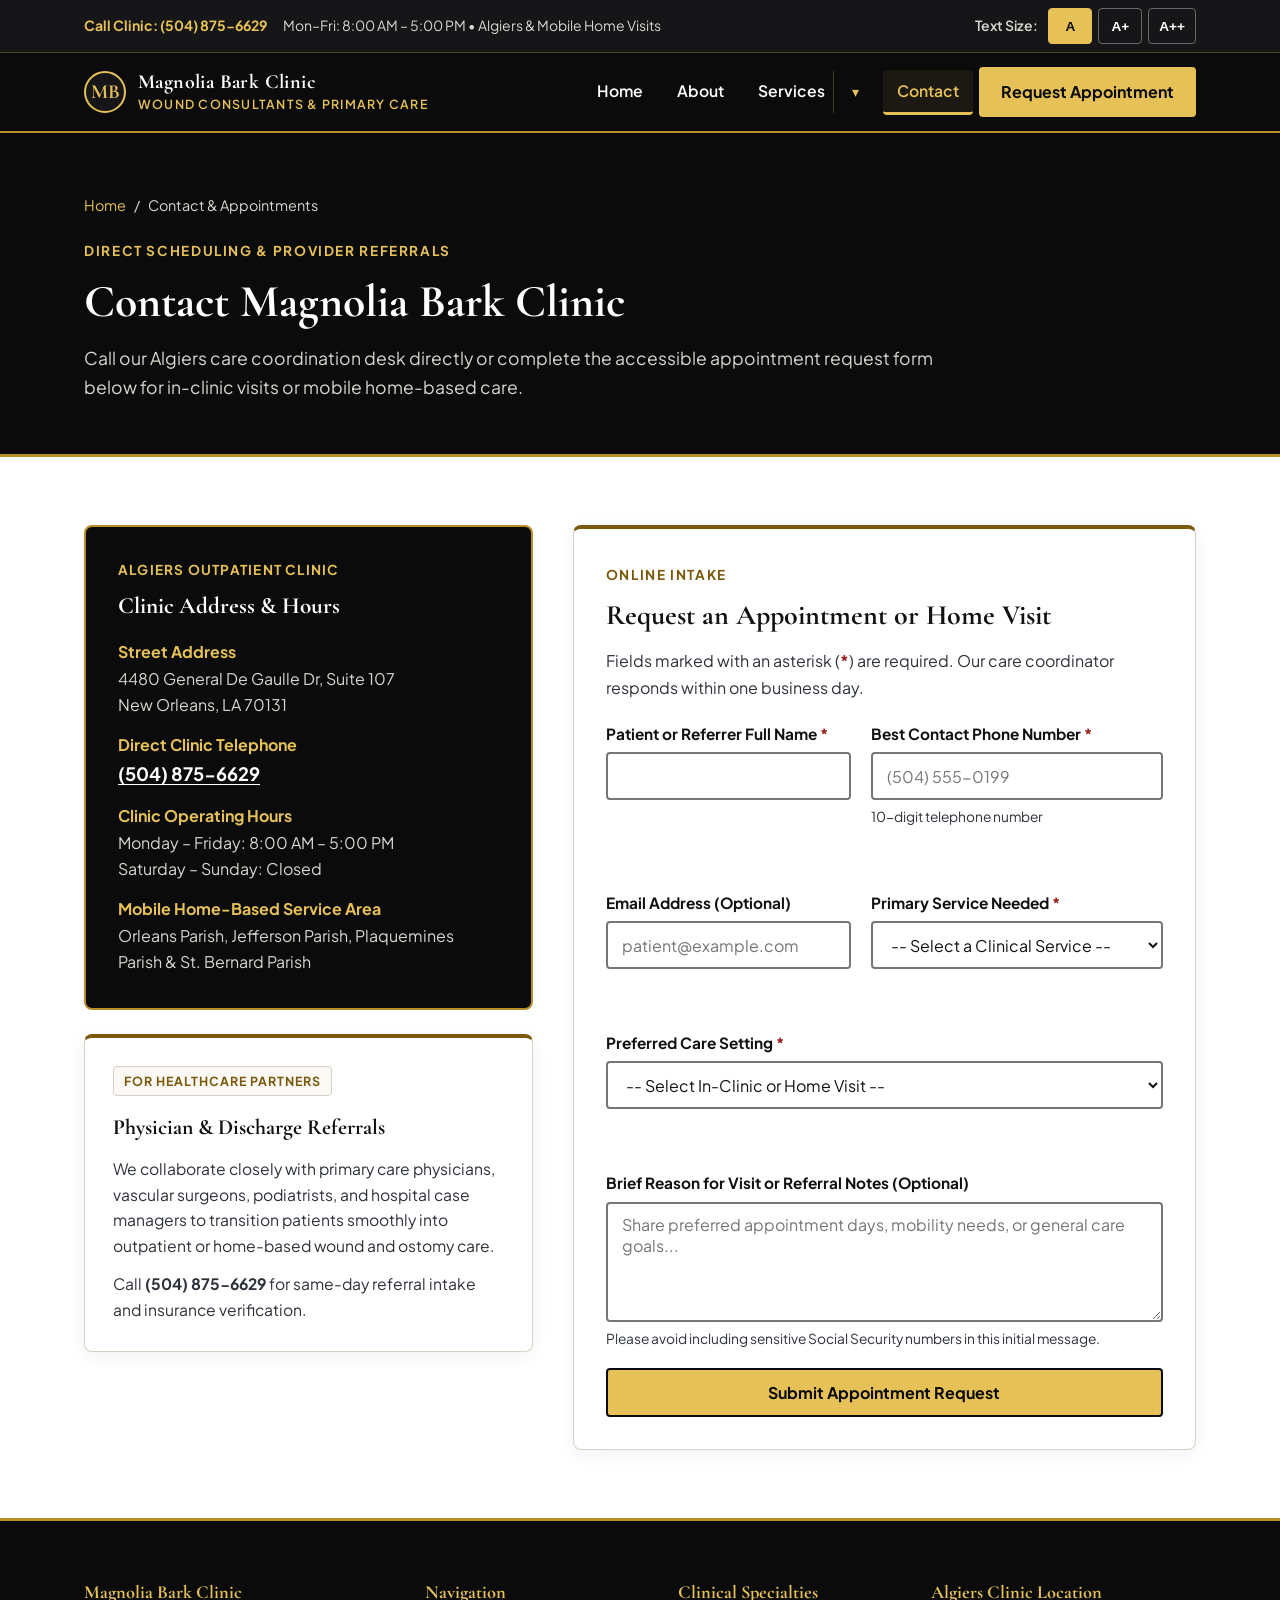
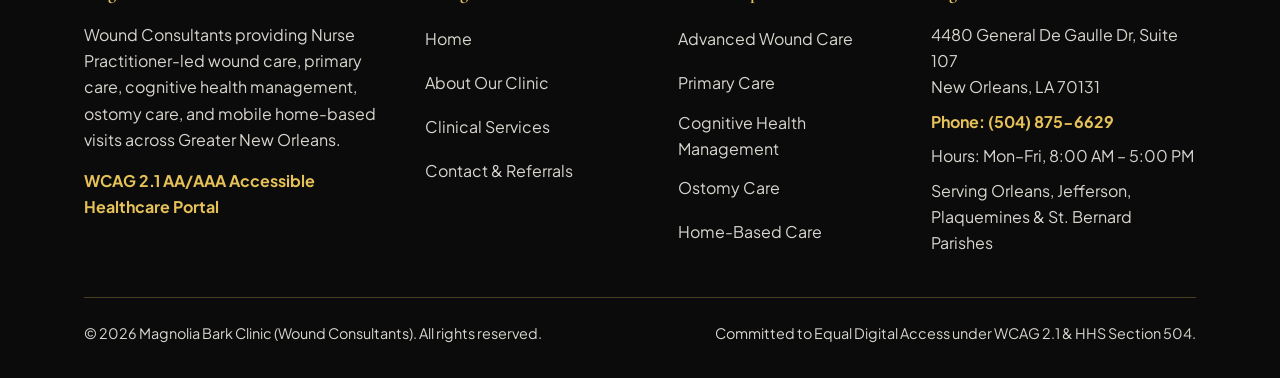
<file: contact.html>
<!DOCTYPE html>
<html lang="en" data-font-scale="1">
<head>
  <meta charset="UTF-8">
  <meta name="viewport" content="width=device-width, initial-scale=1.0">
  <title>Contact & Appointments | Magnolia Bark Clinic — New Orleans, LA</title>
  <meta name="description" content="Schedule an in-clinic visit in Algiers or a mobile home visit across Greater New Orleans. Call Magnolia Bark Clinic at (504) 875-6629 or submit a secure appointment request.">
  <link rel="canonical" href="https://magnoliabark.org/contact.html">
  <meta property="og:title" content="Contact & Appointments | Magnolia Bark Clinic — New Orleans, LA">
  <meta property="og:description" content="Schedule an in-clinic visit in Algiers or a mobile home visit across Greater New Orleans. Call Magnolia Bark Clinic at (504) 875-6629 or submit a secure appointment request.">
  <meta property="og:url" content="https://magnoliabark.org/contact.html">
  <meta property="og:type" content="website">
  <meta property="og:site_name" content="Magnolia Bark Clinic | Wound Consultants">
  <meta name="twitter:card" content="summary">
  <meta name="twitter:title" content="Contact & Appointments | Magnolia Bark Clinic — New Orleans, LA">
  <meta name="twitter:description" content="Schedule an in-clinic visit in Algiers or a mobile home visit across Greater New Orleans. Call Magnolia Bark Clinic at (504) 875-6629 or submit a secure appointment request.">
  <script>
    (function () {
      try {
        var saved = localStorage.getItem("mb_font_scale");
        if (saved === "1.12" || saved === "1.25") {
          document.documentElement.setAttribute("data-font-scale", saved);
        }
      } catch (e) {}
    })();
  </script>
  <link rel="stylesheet" href="css/style.css">
  <script type="application/ld+json">
{
  "@context": "https://schema.org",
  "@type": "ContactPage",
  "name": "Contact Magnolia Bark Clinic | Schedule Wound, Primary or Home Care",
  "url": "https://magnoliabark.org/contact.html"
}
  </script>
</head>
<body>
  <a href="#main-content" class="skip-link">Skip to main content</a>
  <div id="a11y-announcer" class="sr-only" aria-live="polite" aria-atomic="true"></div>

  <!-- Top Accessibility & Direct Clinic Bar -->
  <div class="utility-bar">
    <div class="utility-bar__inner">
      <div class="utility-bar__contact">
        <a href="tel:+15048756629" class="utility-bar__phone" aria-label="Call Magnolia Bark Clinic at 504-875-6629">
          Call Clinic: (504) 875-6629
        </a>
        <span class="utility-bar__hours">Mon–Fri: 8:00 AM – 5:00 PM &bull; Algiers &amp; Mobile Home Visits</span>
      </div>
      <div class="font-controls" role="group" aria-label="Adjust page text size">
        <span class="font-controls__label">Text Size:</span>
        <button type="button" class="font-btn" data-font-size="1" aria-pressed="true" aria-label="Standard text size">A</button>
        <button type="button" class="font-btn" data-font-size="1.12" aria-pressed="false" aria-label="Large text size">A+</button>
        <button type="button" class="font-btn" data-font-size="1.25" aria-pressed="false" aria-label="Extra large text size">A++</button>
      </div>
    </div>
  </div>

  <!-- Primary Hero Bar with Accessible Services Dropdown -->
  <header class="site-header">
    <div class="site-header__inner">
      <a href="index.html" class="brand" aria-label="Magnolia Bark Clinic — Wound Consultants Home">
        <span class="brand__mark" aria-hidden="true">MB</span>
        <span class="brand__text">
          <span class="brand__name">Magnolia Bark Clinic</span>
          <span class="brand__tagline">Wound Consultants &amp; Primary Care</span>
        </span>
      </a>

      <button
        type="button"
        id="mobile-menu-toggle"
        class="mobile-menu-toggle"
        aria-expanded="false"
        aria-controls="primary-nav"
      >
        Menu
      </button>

      <nav id="primary-nav" class="primary-nav" aria-label="Primary Navigation">
        <ul class="primary-nav__list">
          <li class="primary-nav__item"><a href="index.html" class="primary-nav__link">Home</a></li>
          <li class="primary-nav__item"><a href="about.html" class="primary-nav__link">About</a></li>
          <li class="primary-nav__item primary-nav__item--dropdown">
            <div class="nav-dropdown">
              <a href="services.html" class="primary-nav__link nav-dropdown__link">Services</a>
              <button
                type="button"
                class="nav-dropdown__toggle"
                aria-expanded="false"
                aria-controls="services-dropdown-menu"
                aria-label="Toggle Clinical Services submenu"
              >
                <span class="nav-dropdown__arrow" aria-hidden="true">&#9662;</span>
              </button>
            </div>
            <ul id="services-dropdown-menu" class="nav-dropdown__menu" hidden>
              <li>
                <a href="services.html" class="nav-dropdown__item nav-dropdown__item--all">
                  <span class="nav-dropdown__title">All Clinical Services (5)</span>
                  <span class="nav-dropdown__desc">View all medical protocols &amp; FAQs</span>
                </a>
              </li>
              <li>
                <a href="services.html?category=wound#service-explorer" class="nav-dropdown__item">
                  <span class="nav-dropdown__title">Advanced Wound Care</span>
                  <span class="nav-dropdown__desc">Diabetic ulcers, venous leg ulcers &amp; debridement</span>
                </a>
              </li>
              <li>
                <a href="services.html?category=primary#service-explorer" class="nav-dropdown__item">
                  <span class="nav-dropdown__title">Primary Care</span>
                  <span class="nav-dropdown__desc">Chronic disease management &amp; preventive wellness</span>
                </a>
              </li>
              <li>
                <a href="services.html?category=cognitive#service-explorer" class="nav-dropdown__item">
                  <span class="nav-dropdown__title">Cognitive Health Management</span>
                  <span class="nav-dropdown__desc">Memory screenings, dementia care &amp; caregiver guidance</span>
                </a>
              </li>
              <li>
                <a href="services.html?category=ostomy#service-explorer" class="nav-dropdown__item">
                  <span class="nav-dropdown__title">Ostomy Care</span>
                  <span class="nav-dropdown__desc">Custom pouching system fitting &amp; peristomal skin care</span>
                </a>
              </li>
              <li>
                <a href="services.html?category=home#service-explorer" class="nav-dropdown__item">
                  <span class="nav-dropdown__title">Home-Based Care</span>
                  <span class="nav-dropdown__desc">Mobile Nurse Practitioner visits across 4 parishes</span>
                </a>
              </li>
            </ul>
          </li>
          <li class="primary-nav__item"><a href="contact.html" class="primary-nav__link" aria-current="page">Contact</a></li>
          <li class="primary-nav__item"><a href="contact.html#appointment-section" class="nav-cta">Request Appointment</a></li>
        </ul>
      </nav>
    </div>
  </header>
  <main id="main-content">
    <!-- Page Banner -->
    <section class="page-banner" aria-labelledby="contact-heading">
      <div class="container">
        <nav class="breadcrumb" aria-label="Breadcrumb">
          <a href="index.html">Home</a>
          <span aria-hidden="true">/</span>
          <span aria-current="page">Contact &amp; Appointments</span>
        </nav>
        <span class="eyebrow">Direct Scheduling &amp; Provider Referrals</span>
        <h1 id="contact-heading" class="page-banner__title">
          Contact Magnolia Bark Clinic
        </h1>
        <p class="page-banner__lead">
          Call our Algiers care coordination desk directly or complete the accessible appointment request form below for in-clinic visits or mobile home-based care.
        </p>
      </div>
    </section>

    <!-- Contact Details + Accessible Form -->
    <section id="appointment-section" class="section" aria-labelledby="form-section-heading">
      <div class="container split-grid" style="grid-template-columns: 0.9fr 1.25fr;">
        <!-- Clinic Info Column -->
        <div>
          <div class="clinician-box" style="margin-bottom: 24px;">
            <p class="clinician-box__role">Algiers Outpatient Clinic</p>
            <h2 class="clinician-box__name" style="font-size: 1.45rem;">Clinic Address &amp; Hours</h2>
            <address style="font-style: normal; display: grid; gap: 14px; color: var(--text-on-dark-muted);">
              <div>
                <strong style="color: var(--gold-luminous); display: block;">Street Address</strong>
                4480 General De Gaulle Dr, Suite 107<br>
                New Orleans, LA 70131
              </div>
              <div>
                <strong style="color: var(--gold-luminous); display: block;">Direct Clinic Telephone</strong>
                <a href="tel:+15048756629" style="color: var(--text-on-dark); font-size: 1.15rem; font-weight: 700;">
                  (504) 875-6629
                </a>
              </div>
              <div>
                <strong style="color: var(--gold-luminous); display: block;">Clinic Operating Hours</strong>
                Monday – Friday: 8:00 AM – 5:00 PM<br>
                Saturday – Sunday: Closed
              </div>
              <div>
                <strong style="color: var(--gold-luminous); display: block;">Mobile Home-Based Service Area</strong>
                Orleans Parish, Jefferson Parish, Plaquemines Parish &amp; St. Bernard Parish
              </div>
            </address>
          </div>

          <div class="card">
            <div>
              <span class="card__badge">For Healthcare Partners</span>
              <h3 class="card__title">Physician &amp; Discharge Referrals</h3>
              <p class="card__body" style="margin-bottom: 12px;">
                We collaborate closely with primary care physicians, vascular surgeons, podiatrists, and hospital case managers to transition patients smoothly into outpatient or home-based wound and ostomy care.
              </p>
              <p class="card__body" style="margin: 0;">
                Call <strong>(504) 875-6629</strong> for same-day referral intake and insurance verification.
              </p>
            </div>
          </div>
        </div>

        <!-- Appointment Request Form -->
        <div class="form-card">
          <span class="eyebrow eyebrow--light-bg">Online Intake</span>
          <h2 id="form-section-heading" class="section-header__title" style="font-size: 1.75rem;">
            Request an Appointment or Home Visit
          </h2>
          <p style="color: var(--text-on-light-secondary); margin-bottom: 20px;">
            Fields marked with an asterisk (<span class="required-mark">*</span>) are required. Our care coordinator responds within one business day.
          </p>

          <!-- Accessible Validation Error Summary -->
          <div id="form-error-summary" class="alert-banner alert-banner--error" role="alert" tabindex="-1" hidden>
            <strong>Please correct the following items before submitting:</strong>
            <ul id="form-error-list" style="margin: 8px 0 0; padding-left: 20px;"></ul>
          </div>

          <!-- Accessible Confirmation Banner -->
          <div id="form-success-banner" class="alert-banner alert-banner--success" role="status" tabindex="-1" hidden>
            <strong>Appointment Request Received</strong>
            <p style="margin: 6px 0 0;">
              Thank you for contacting Magnolia Bark Clinic. Our Algiers care coordinator will call you within one business day to confirm your appointment time and insurance coverage. For urgent scheduling, please call <a href="tel:+15048756629">(504) 875-6629</a>.
            </p>
          </div>

          <form id="appointment-form" novalidate>
            <div class="form-grid">
              <div class="form-group">
                <label for="full-name" class="form-label">
                  Patient or Referrer Full Name <span class="required-mark" aria-hidden="true">*</span>
                </label>
                <input
                  type="text"
                  id="full-name"
                  name="fullName"
                  class="form-control"
                  autocomplete="name"
                  required
                  aria-required="true"
                  aria-describedby="error-full-name"
                >
                <span id="error-full-name" class="field-error" aria-live="polite"></span>
              </div>

              <div class="form-group">
                <label for="phone" class="form-label">
                  Best Contact Phone Number <span class="required-mark" aria-hidden="true">*</span>
                </label>
                <input
                  type="tel"
                  id="phone"
                  name="phone"
                  class="form-control"
                  autocomplete="tel"
                  placeholder="(504) 555-0199"
                  required
                  aria-required="true"
                  aria-describedby="hint-phone error-phone"
                >
                <span id="hint-phone" class="form-hint">10-digit telephone number</span>
                <span id="error-phone" class="field-error" aria-live="polite"></span>
              </div>

              <div class="form-group">
                <label for="email" class="form-label">Email Address (Optional)</label>
                <input
                  type="email"
                  id="email"
                  name="email"
                  class="form-control"
                  autocomplete="email"
                  placeholder="patient@example.com"
                  aria-describedby="error-email"
                >
                <span id="error-email" class="field-error" aria-live="polite"></span>
              </div>

              <div class="form-group">
                <label for="service-needed" class="form-label">
                  Primary Service Needed <span class="required-mark" aria-hidden="true">*</span>
                </label>
                <select
                  id="service-needed"
                  name="serviceNeeded"
                  class="form-control"
                  required
                  aria-required="true"
                  aria-describedby="error-service-needed"
                >
                  <option value="">-- Select a Clinical Service --</option>
                  <option value="wound">Advanced Wound Care</option>
                  <option value="primary">Primary Care</option>
                  <option value="cognitive">Cognitive Health Management</option>
                  <option value="ostomy">Ostomy Care</option>
                  <option value="home">Home-Based Mobile Care</option>
                  <option value="multiple">Multiple / Coordinated Services</option>
                </select>
                <span id="error-service-needed" class="field-error" aria-live="polite"></span>
              </div>

              <div class="form-group form-group--full">
                <label for="care-setting" class="form-label">
                  Preferred Care Setting <span class="required-mark" aria-hidden="true">*</span>
                </label>
                <select
                  id="care-setting"
                  name="careSetting"
                  class="form-control"
                  required
                  aria-required="true"
                  aria-describedby="error-care-setting"
                >
                  <option value="">-- Select In-Clinic or Home Visit --</option>
                  <option value="clinic">In-Clinic Visit (4480 General De Gaulle Dr, Suite 107, Algiers)</option>
                  <option value="home-orleans">Home-Based Visit — Orleans Parish</option>
                  <option value="home-jefferson">Home-Based Visit — Jefferson Parish</option>
                  <option value="home-plaquemines">Home-Based Visit — Plaquemines Parish</option>
                  <option value="home-stbernard">Home-Based Visit — St. Bernard Parish</option>
                </select>
                <span id="error-care-setting" class="field-error" aria-live="polite"></span>
              </div>

              <div class="form-group form-group--full">
                <label for="notes" class="form-label">Brief Reason for Visit or Referral Notes (Optional)</label>
                <textarea
                  id="notes"
                  name="notes"
                  class="form-control"
                  aria-describedby="hint-notes"
                  placeholder="Share preferred appointment days, mobility needs, or general care goals..."
                ></textarea>
                <span id="hint-notes" class="form-hint">Please avoid including sensitive Social Security numbers in this initial message.</span>
              </div>
            </div>

            <button type="submit" class="btn btn--gold" style="width: 100%; border-color: var(--bg-obsidian);">
              Submit Appointment Request
            </button>
          </form>
        </div>
      </div>
    </section>
  </main>
  <!-- Site Footer -->
  <footer class="site-footer">
    <div class="container">
      <div class="footer-grid">
        <div>
          <h2 class="footer-heading">Magnolia Bark Clinic</h2>
          <p style="color: var(--text-on-dark-muted); margin: 0 0 14px;">
            Wound Consultants providing Nurse Practitioner-led wound care, primary care, cognitive health management, ostomy care, and mobile home-based visits across Greater New Orleans.
          </p>
          <p style="color: var(--gold-luminous); font-weight: 700; margin: 0;">
            WCAG 2.1 AA/AAA Accessible Healthcare Portal
          </p>
        </div>

        <div>
          <h2 class="footer-heading">Navigation</h2>
          <ul class="footer-list">
            <li><a href="index.html">Home</a></li>
            <li><a href="about.html">About Our Clinic</a></li>
            <li><a href="services.html">Clinical Services</a></li>
            <li><a href="contact.html">Contact &amp; Referrals</a></li>
          </ul>
        </div>

        <div>
          <h2 class="footer-heading">Clinical Specialties</h2>
          <ul class="footer-list">
            <li><a href="services.html?category=wound#service-explorer">Advanced Wound Care</a></li>
            <li><a href="services.html?category=primary#service-explorer">Primary Care</a></li>
            <li><a href="services.html?category=cognitive#service-explorer">Cognitive Health Management</a></li>
            <li><a href="services.html?category=ostomy#service-explorer">Ostomy Care</a></li>
            <li><a href="services.html?category=home#service-explorer">Home-Based Care</a></li>
          </ul>
        </div>

        <div>
          <h2 class="footer-heading">Algiers Clinic Location</h2>
          <address style="font-style: normal; color: var(--text-on-dark-muted); display: grid; gap: 8px;">
            <span>4480 General De Gaulle Dr, Suite 107<br>New Orleans, LA 70131</span>
            <a href="tel:+15048756629" style="color: var(--gold-luminous); font-weight: 700; text-decoration: none;">
              Phone: (504) 875-6629
            </a>
            <span>Hours: Mon–Fri, 8:00 AM – 5:00 PM</span>
            <span>Serving Orleans, Jefferson, Plaquemines &amp; St. Bernard Parishes</span>
          </address>
        </div>
      </div>

      <div class="footer-bottom">
        <span>&copy; 2026 Magnolia Bark Clinic (Wound Consultants). All rights reserved.</span>
        <span>Committed to Equal Digital Access under WCAG 2.1 &amp; HHS Section 504.</span>
      </div>
    </div>
  </footer>

  <script src="JS/app.js"></script>
</body>
</html>
</file>
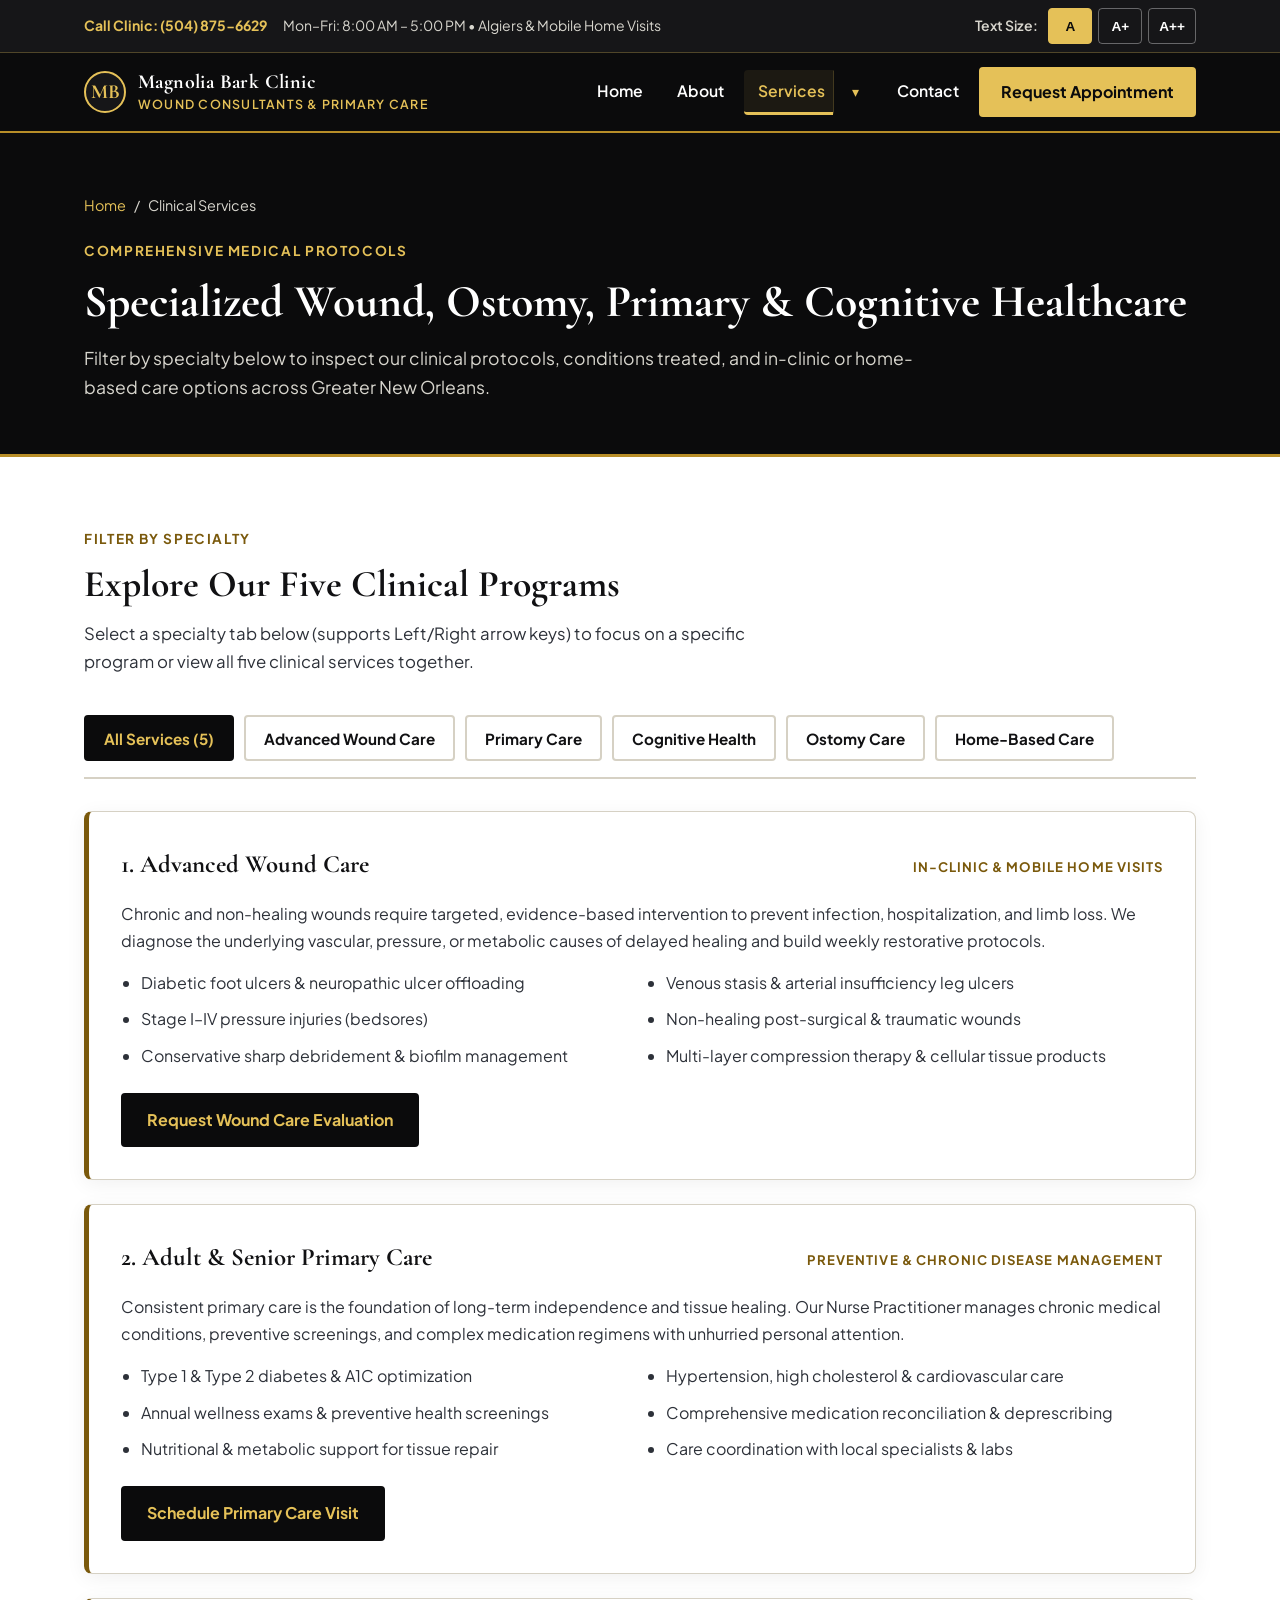
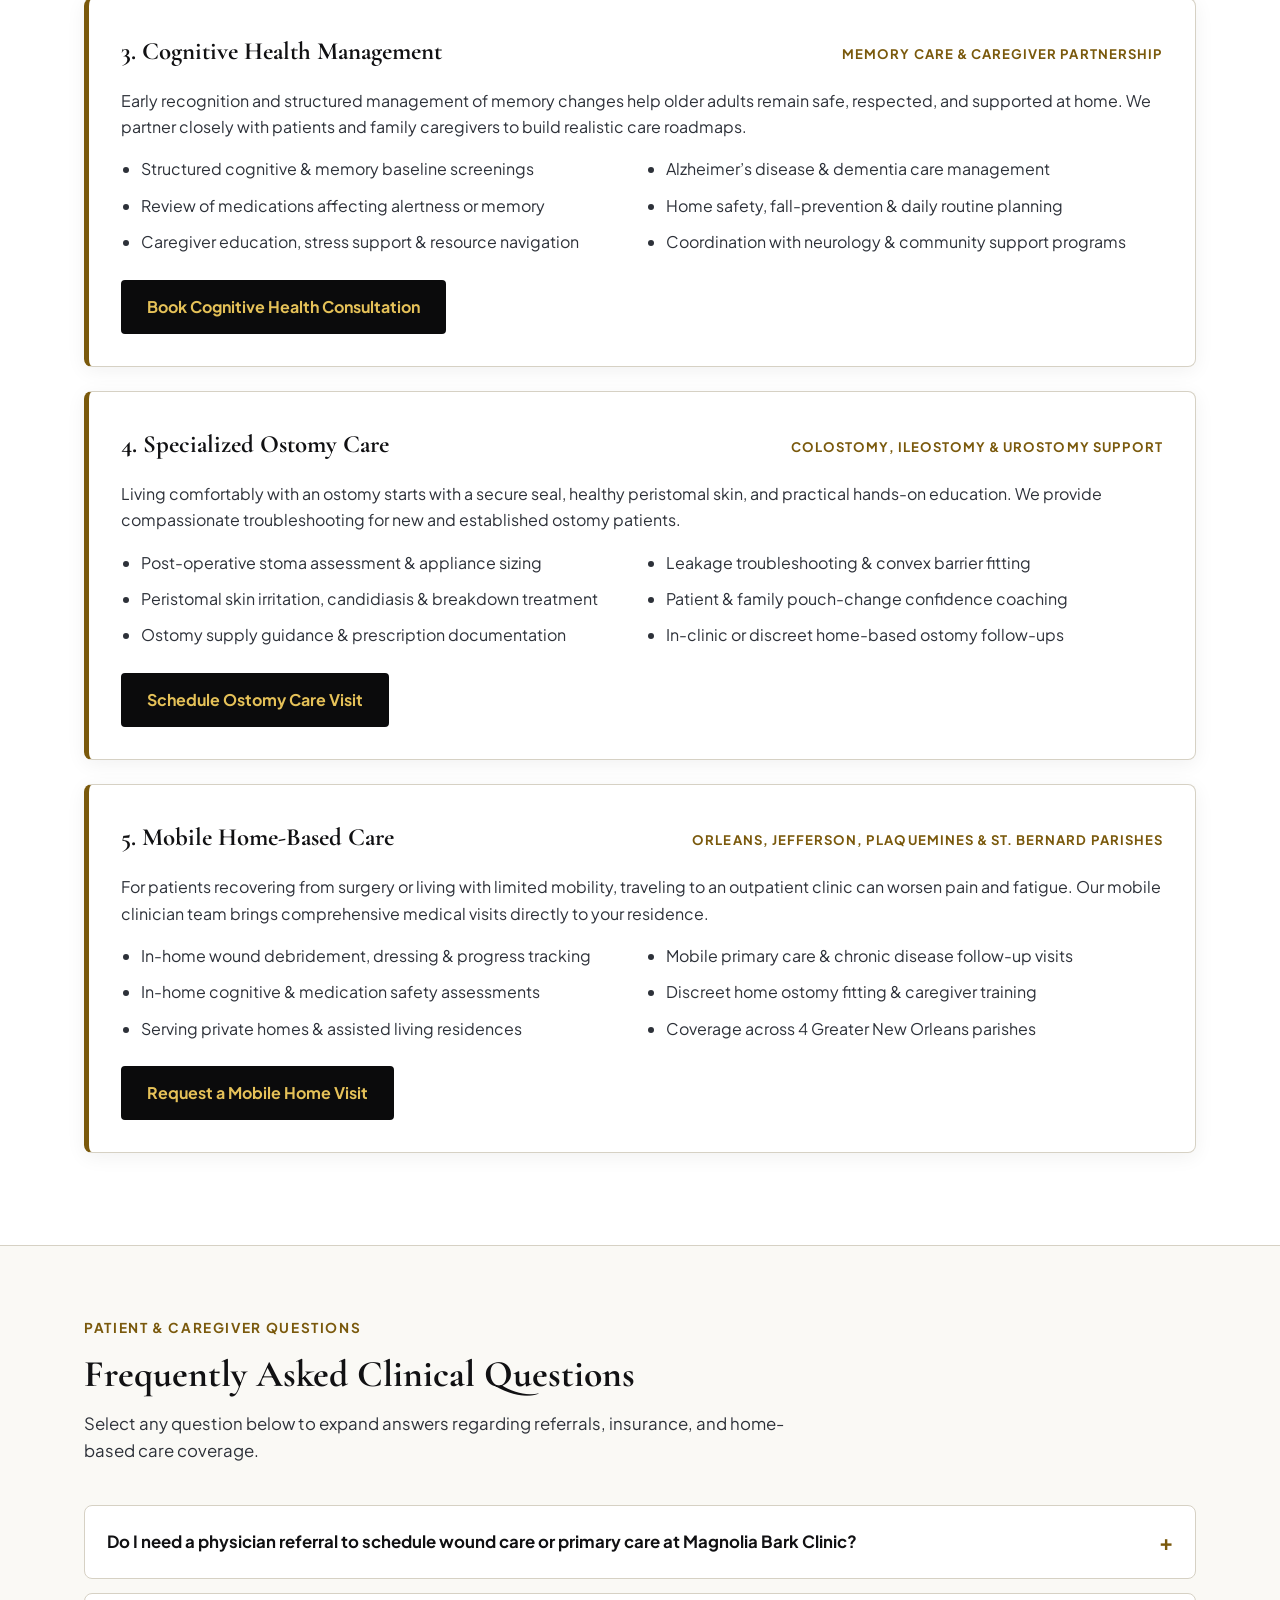
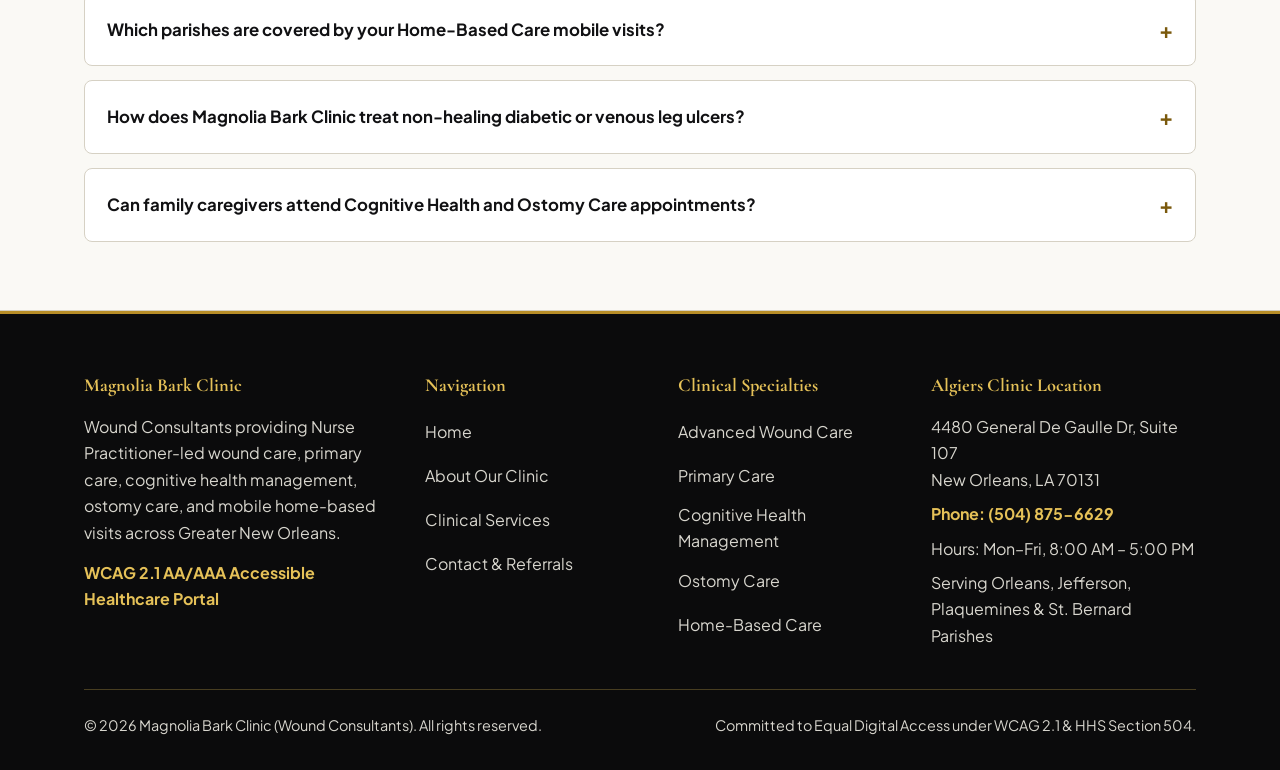
<file: services.html>
<!DOCTYPE html>
<html lang="en" data-font-scale="1">
<head>
  <meta charset="UTF-8">
  <meta name="viewport" content="width=device-width, initial-scale=1.0">
  <title>Clinical Services: Wound, Primary, Cognitive, Ostomy & Home Care | Magnolia Bark</title>
  <meta name="description" content="Detailed clinical protocols for Advanced Wound Care, Primary Care, Cognitive Health Management, Ostomy Care, and Mobile Home Visits in Algiers and Greater New Orleans.">
  <link rel="canonical" href="https://magnoliabark.org/services.html">
  <meta property="og:title" content="Clinical Services: Wound, Primary, Cognitive, Ostomy & Home Care | Magnolia Bark">
  <meta property="og:description" content="Detailed clinical protocols for Advanced Wound Care, Primary Care, Cognitive Health Management, Ostomy Care, and Mobile Home Visits in Algiers and Greater New Orleans.">
  <meta property="og:url" content="https://magnoliabark.org/services.html">
  <meta property="og:type" content="website">
  <meta property="og:site_name" content="Magnolia Bark Clinic | Wound Consultants">
  <meta name="twitter:card" content="summary">
  <meta name="twitter:title" content="Clinical Services: Wound, Primary, Cognitive, Ostomy & Home Care | Magnolia Bark">
  <meta name="twitter:description" content="Detailed clinical protocols for Advanced Wound Care, Primary Care, Cognitive Health Management, Ostomy Care, and Mobile Home Visits in Algiers and Greater New Orleans.">
  <script>
    (function () {
      try {
        var saved = localStorage.getItem("mb_font_scale");
        if (saved === "1.12" || saved === "1.25") {
          document.documentElement.setAttribute("data-font-scale", saved);
        }
      } catch (e) {}
    })();
  </script>
  <link rel="stylesheet" href="css/style.css">
  <script type="application/ld+json">
{
  "@context": "https://schema.org",
  "@type": "MedicalWebPage",
  "name": "Clinical Services | Magnolia Bark Clinic \u2014 Wound Consultants",
  "url": "https://magnoliabark.org/services.html"
}
  </script>
</head>
<body>
  <a href="#main-content" class="skip-link">Skip to main content</a>
  <div id="a11y-announcer" class="sr-only" aria-live="polite" aria-atomic="true"></div>

  <!-- Top Accessibility & Direct Clinic Bar -->
  <div class="utility-bar">
    <div class="utility-bar__inner">
      <div class="utility-bar__contact">
        <a href="tel:+15048756629" class="utility-bar__phone" aria-label="Call Magnolia Bark Clinic at 504-875-6629">
          Call Clinic: (504) 875-6629
        </a>
        <span class="utility-bar__hours">Mon–Fri: 8:00 AM – 5:00 PM &bull; Algiers &amp; Mobile Home Visits</span>
      </div>
      <div class="font-controls" role="group" aria-label="Adjust page text size">
        <span class="font-controls__label">Text Size:</span>
        <button type="button" class="font-btn" data-font-size="1" aria-pressed="true" aria-label="Standard text size">A</button>
        <button type="button" class="font-btn" data-font-size="1.12" aria-pressed="false" aria-label="Large text size">A+</button>
        <button type="button" class="font-btn" data-font-size="1.25" aria-pressed="false" aria-label="Extra large text size">A++</button>
      </div>
    </div>
  </div>

  <!-- Primary Hero Bar with Accessible Services Dropdown -->
  <header class="site-header">
    <div class="site-header__inner">
      <a href="index.html" class="brand" aria-label="Magnolia Bark Clinic — Wound Consultants Home">
        <span class="brand__mark" aria-hidden="true">MB</span>
        <span class="brand__text">
          <span class="brand__name">Magnolia Bark Clinic</span>
          <span class="brand__tagline">Wound Consultants &amp; Primary Care</span>
        </span>
      </a>

      <button
        type="button"
        id="mobile-menu-toggle"
        class="mobile-menu-toggle"
        aria-expanded="false"
        aria-controls="primary-nav"
      >
        Menu
      </button>

      <nav id="primary-nav" class="primary-nav" aria-label="Primary Navigation">
        <ul class="primary-nav__list">
          <li class="primary-nav__item"><a href="index.html" class="primary-nav__link">Home</a></li>
          <li class="primary-nav__item"><a href="about.html" class="primary-nav__link">About</a></li>
          <li class="primary-nav__item primary-nav__item--dropdown">
            <div class="nav-dropdown">
              <a href="services.html" class="primary-nav__link nav-dropdown__link" aria-current="page">Services</a>
              <button
                type="button"
                class="nav-dropdown__toggle"
                aria-expanded="false"
                aria-controls="services-dropdown-menu"
                aria-label="Toggle Clinical Services submenu"
              >
                <span class="nav-dropdown__arrow" aria-hidden="true">&#9662;</span>
              </button>
            </div>
            <ul id="services-dropdown-menu" class="nav-dropdown__menu" hidden>
              <li>
                <a href="services.html" class="nav-dropdown__item nav-dropdown__item--all">
                  <span class="nav-dropdown__title">All Clinical Services (5)</span>
                  <span class="nav-dropdown__desc">View all medical protocols &amp; FAQs</span>
                </a>
              </li>
              <li>
                <a href="services.html?category=wound#service-explorer" class="nav-dropdown__item">
                  <span class="nav-dropdown__title">Advanced Wound Care</span>
                  <span class="nav-dropdown__desc">Diabetic ulcers, venous leg ulcers &amp; debridement</span>
                </a>
              </li>
              <li>
                <a href="services.html?category=primary#service-explorer" class="nav-dropdown__item">
                  <span class="nav-dropdown__title">Primary Care</span>
                  <span class="nav-dropdown__desc">Chronic disease management &amp; preventive wellness</span>
                </a>
              </li>
              <li>
                <a href="services.html?category=cognitive#service-explorer" class="nav-dropdown__item">
                  <span class="nav-dropdown__title">Cognitive Health Management</span>
                  <span class="nav-dropdown__desc">Memory screenings, dementia care &amp; caregiver guidance</span>
                </a>
              </li>
              <li>
                <a href="services.html?category=ostomy#service-explorer" class="nav-dropdown__item">
                  <span class="nav-dropdown__title">Ostomy Care</span>
                  <span class="nav-dropdown__desc">Custom pouching system fitting &amp; peristomal skin care</span>
                </a>
              </li>
              <li>
                <a href="services.html?category=home#service-explorer" class="nav-dropdown__item">
                  <span class="nav-dropdown__title">Home-Based Care</span>
                  <span class="nav-dropdown__desc">Mobile Nurse Practitioner visits across 4 parishes</span>
                </a>
              </li>
            </ul>
          </li>
          <li class="primary-nav__item"><a href="contact.html" class="primary-nav__link">Contact</a></li>
          <li class="primary-nav__item"><a href="contact.html#appointment-section" class="nav-cta">Request Appointment</a></li>
        </ul>
      </nav>
    </div>
  </header>
  <main id="main-content">
    <!-- Page Banner -->
    <section class="page-banner" aria-labelledby="services-heading">
      <div class="container">
        <nav class="breadcrumb" aria-label="Breadcrumb">
          <a href="index.html">Home</a>
          <span aria-hidden="true">/</span>
          <span aria-current="page">Clinical Services</span>
        </nav>
        <span class="eyebrow">Comprehensive Medical Protocols</span>
        <h1 id="services-heading" class="page-banner__title">
          Specialized Wound, Ostomy, Primary &amp; Cognitive Healthcare
        </h1>
        <p class="page-banner__lead">
          Filter by specialty below to inspect our clinical protocols, conditions treated, and in-clinic or home-based care options across Greater New Orleans.
        </p>
      </div>
    </section>

    <!-- Interactive Service Filter Explorer -->
    <section id="service-explorer" class="section" aria-labelledby="explorer-heading">
      <div class="container">
        <div class="section-header">
          <span class="eyebrow eyebrow--light-bg">Filter By Specialty</span>
          <h2 id="explorer-heading" class="section-header__title">Explore Our Five Clinical Programs</h2>
          <p class="section-header__desc">
            Select a specialty tab below (supports Left/Right arrow keys) to focus on a specific program or view all five clinical services together.
          </p>
        </div>

        <div class="service-tabs" role="tablist" aria-label="Filter clinical services by specialty">
          <button type="button" role="tab" class="service-tab" data-category="all" aria-selected="true" tabindex="0">
            All Services (5)
          </button>
          <button type="button" role="tab" class="service-tab" data-category="wound" aria-selected="false" tabindex="-1">
            Advanced Wound Care
          </button>
          <button type="button" role="tab" class="service-tab" data-category="primary" aria-selected="false" tabindex="-1">
            Primary Care
          </button>
          <button type="button" role="tab" class="service-tab" data-category="cognitive" aria-selected="false" tabindex="-1">
            Cognitive Health
          </button>
          <button type="button" role="tab" class="service-tab" data-category="ostomy" aria-selected="false" tabindex="-1">
            Ostomy Care
          </button>
          <button type="button" role="tab" class="service-tab" data-category="home" aria-selected="false" tabindex="-1">
            Home-Based Care
          </button>
        </div>

        <!-- 1. Wound Care -->
        <article id="wound" class="service-detail-card" data-service-category="wound">
          <div class="service-detail-card__header">
            <h3 class="service-detail-card__title">1. Advanced Wound Care</h3>
            <span class="service-detail-card__tag">In-Clinic &amp; Mobile Home Visits</span>
          </div>
          <p style="color: var(--text-on-light-secondary);">
            Chronic and non-healing wounds require targeted, evidence-based intervention to prevent infection, hospitalization, and limb loss. We diagnose the underlying vascular, pressure, or metabolic causes of delayed healing and build weekly restorative protocols.
          </p>
          <ul class="service-bullets">
            <li>Diabetic foot ulcers &amp; neuropathic ulcer offloading</li>
            <li>Venous stasis &amp; arterial insufficiency leg ulcers</li>
            <li>Stage I–IV pressure injuries (bedsores)</li>
            <li>Non-healing post-surgical &amp; traumatic wounds</li>
            <li>Conservative sharp debridement &amp; biofilm management</li>
            <li>Multi-layer compression therapy &amp; cellular tissue products</li>
          </ul>
          <a href="contact.html?service=wound#appointment-section" class="btn btn--dark">Request Wound Care Evaluation</a>
        </article>

        <!-- 2. Primary Care -->
        <article id="primary" class="service-detail-card" data-service-category="primary">
          <div class="service-detail-card__header">
            <h3 class="service-detail-card__title">2. Adult &amp; Senior Primary Care</h3>
            <span class="service-detail-card__tag">Preventive &amp; Chronic Disease Management</span>
          </div>
          <p style="color: var(--text-on-light-secondary);">
            Consistent primary care is the foundation of long-term independence and tissue healing. Our Nurse Practitioner manages chronic medical conditions, preventive screenings, and complex medication regimens with unhurried personal attention.
          </p>
          <ul class="service-bullets">
            <li>Type 1 &amp; Type 2 diabetes &amp; A1C optimization</li>
            <li>Hypertension, high cholesterol &amp; cardiovascular care</li>
            <li>Annual wellness exams &amp; preventive health screenings</li>
            <li>Comprehensive medication reconciliation &amp; deprescribing</li>
            <li>Nutritional &amp; metabolic support for tissue repair</li>
            <li>Care coordination with local specialists &amp; labs</li>
          </ul>
          <a href="contact.html?service=primary#appointment-section" class="btn btn--dark">Schedule Primary Care Visit</a>
        </article>

        <!-- 3. Cognitive Health Management -->
        <article id="cognitive" class="service-detail-card" data-service-category="cognitive">
          <div class="service-detail-card__header">
            <h3 class="service-detail-card__title">3. Cognitive Health Management</h3>
            <span class="service-detail-card__tag">Memory Care &amp; Caregiver Partnership</span>
          </div>
          <p style="color: var(--text-on-light-secondary);">
            Early recognition and structured management of memory changes help older adults remain safe, respected, and supported at home. We partner closely with patients and family caregivers to build realistic care roadmaps.
          </p>
          <ul class="service-bullets">
            <li>Structured cognitive &amp; memory baseline screenings</li>
            <li>Alzheimer’s disease &amp; dementia care management</li>
            <li>Review of medications affecting alertness or memory</li>
            <li>Home safety, fall-prevention &amp; daily routine planning</li>
            <li>Caregiver education, stress support &amp; resource navigation</li>
            <li>Coordination with neurology &amp; community support programs</li>
          </ul>
          <a href="contact.html?service=cognitive#appointment-section" class="btn btn--dark">Book Cognitive Health Consultation</a>
        </article>

        <!-- 4. Ostomy Care -->
        <article id="ostomy" class="service-detail-card" data-service-category="ostomy">
          <div class="service-detail-card__header">
            <h3 class="service-detail-card__title">4. Specialized Ostomy Care</h3>
            <span class="service-detail-card__tag">Colostomy, Ileostomy &amp; Urostomy Support</span>
          </div>
          <p style="color: var(--text-on-light-secondary);">
            Living comfortably with an ostomy starts with a secure seal, healthy peristomal skin, and practical hands-on education. We provide compassionate troubleshooting for new and established ostomy patients.
          </p>
          <ul class="service-bullets">
            <li>Post-operative stoma assessment &amp; appliance sizing</li>
            <li>Leakage troubleshooting &amp; convex barrier fitting</li>
            <li>Peristomal skin irritation, candidiasis &amp; breakdown treatment</li>
            <li>Patient &amp; family pouch-change confidence coaching</li>
            <li>Ostomy supply guidance &amp; prescription documentation</li>
            <li>In-clinic or discreet home-based ostomy follow-ups</li>
          </ul>
          <a href="contact.html?service=ostomy#appointment-section" class="btn btn--dark">Schedule Ostomy Care Visit</a>
        </article>

        <!-- 5. Home-Based Care -->
        <article id="home" class="service-detail-card" data-service-category="home">
          <div class="service-detail-card__header">
            <h3 class="service-detail-card__title">5. Mobile Home-Based Care</h3>
            <span class="service-detail-card__tag">Orleans, Jefferson, Plaquemines &amp; St. Bernard Parishes</span>
          </div>
          <p style="color: var(--text-on-light-secondary);">
            For patients recovering from surgery or living with limited mobility, traveling to an outpatient clinic can worsen pain and fatigue. Our mobile clinician team brings comprehensive medical visits directly to your residence.
          </p>
          <ul class="service-bullets">
            <li>In-home wound debridement, dressing &amp; progress tracking</li>
            <li>Mobile primary care &amp; chronic disease follow-up visits</li>
            <li>In-home cognitive &amp; medication safety assessments</li>
            <li>Discreet home ostomy fitting &amp; caregiver training</li>
            <li>Serving private homes &amp; assisted living residences</li>
            <li>Coverage across 4 Greater New Orleans parishes</li>
          </ul>
          <a href="contact.html?service=home#appointment-section" class="btn btn--dark">Request a Mobile Home Visit</a>
        </article>
      </div>
    </section>

    <!-- Clinical FAQ Accordion -->
    <section class="section section--ivory" aria-labelledby="faq-heading">
      <div class="container">
        <div class="section-header">
          <span class="eyebrow eyebrow--light-bg">Patient &amp; Caregiver Questions</span>
          <h2 id="faq-heading" class="section-header__title">Frequently Asked Clinical Questions</h2>
          <p class="section-header__desc">
            Select any question below to expand answers regarding referrals, insurance, and home-based care coverage.
          </p>
        </div>

        <div class="faq-list">
          <details class="faq-item">
            <summary class="faq-item__summary">
              Do I need a physician referral to schedule wound care or primary care at Magnolia Bark Clinic?
            </summary>
            <p class="faq-item__answer">
              Many insurance plans allow patients and families to schedule directly with our Nurse Practitioner without a referral. We also accept direct referrals from primary care doctors, surgeons, podiatrists, and hospital discharge planners.
            </p>
          </details>

          <details class="faq-item">
            <summary class="faq-item__summary">
              Which parishes are covered by your Home-Based Care mobile visits?
            </summary>
            <p class="faq-item__answer">
              Our mobile clinician team provides in-home visits for homebound patients across Orleans Parish, Jefferson Parish, Plaquemines Parish, and St. Bernard Parish. Call our Algiers office at (504) 875-6629 to confirm mobile availability in your neighborhood.
            </p>
          </details>

          <details class="faq-item">
            <summary class="faq-item__summary">
              How does Magnolia Bark Clinic treat non-healing diabetic or venous leg ulcers?
            </summary>
            <p class="faq-item__answer">
              We evaluate both the wound bed and the systemic factors preventing closure. Treatment combines gentle debridement, infection control, moisture balance, compression or offloading, and active management of blood glucose, circulation, and nutrition.
            </p>
          </details>

          <details class="faq-item">
            <summary class="faq-item__summary">
              Can family caregivers attend Cognitive Health and Ostomy Care appointments?
            </summary>
            <p class="faq-item__answer">
              Yes. We strongly encourage spouses, adult children, and home caregivers to participate in cognitive health care planning and hands-on ostomy appliance training so everyone feels supported at home.
            </p>
          </details>
        </div>
      </div>
    </section>
  </main>
  <!-- Site Footer -->
  <footer class="site-footer">
    <div class="container">
      <div class="footer-grid">
        <div>
          <h2 class="footer-heading">Magnolia Bark Clinic</h2>
          <p style="color: var(--text-on-dark-muted); margin: 0 0 14px;">
            Wound Consultants providing Nurse Practitioner-led wound care, primary care, cognitive health management, ostomy care, and mobile home-based visits across Greater New Orleans.
          </p>
          <p style="color: var(--gold-luminous); font-weight: 700; margin: 0;">
            WCAG 2.1 AA/AAA Accessible Healthcare Portal
          </p>
        </div>

        <div>
          <h2 class="footer-heading">Navigation</h2>
          <ul class="footer-list">
            <li><a href="index.html">Home</a></li>
            <li><a href="about.html">About Our Clinic</a></li>
            <li><a href="services.html">Clinical Services</a></li>
            <li><a href="contact.html">Contact &amp; Referrals</a></li>
          </ul>
        </div>

        <div>
          <h2 class="footer-heading">Clinical Specialties</h2>
          <ul class="footer-list">
            <li><a href="services.html?category=wound#service-explorer">Advanced Wound Care</a></li>
            <li><a href="services.html?category=primary#service-explorer">Primary Care</a></li>
            <li><a href="services.html?category=cognitive#service-explorer">Cognitive Health Management</a></li>
            <li><a href="services.html?category=ostomy#service-explorer">Ostomy Care</a></li>
            <li><a href="services.html?category=home#service-explorer">Home-Based Care</a></li>
          </ul>
        </div>

        <div>
          <h2 class="footer-heading">Algiers Clinic Location</h2>
          <address style="font-style: normal; color: var(--text-on-dark-muted); display: grid; gap: 8px;">
            <span>4480 General De Gaulle Dr, Suite 107<br>New Orleans, LA 70131</span>
            <a href="tel:+15048756629" style="color: var(--gold-luminous); font-weight: 700; text-decoration: none;">
              Phone: (504) 875-6629
            </a>
            <span>Hours: Mon–Fri, 8:00 AM – 5:00 PM</span>
            <span>Serving Orleans, Jefferson, Plaquemines &amp; St. Bernard Parishes</span>
          </address>
        </div>
      </div>

      <div class="footer-bottom">
        <span>&copy; 2026 Magnolia Bark Clinic (Wound Consultants). All rights reserved.</span>
        <span>Committed to Equal Digital Access under WCAG 2.1 &amp; HHS Section 504.</span>
      </div>
    </div>
  </footer>

  <script src="JS/app.js"></script>
</body>
</html>
</file>
<file: css/style.css>
/* ==========================================================================
   Magnolia Bark Clinic (Wound Consultants) — WCAG 2.1 AA/AAA Stylesheet
   Palette: Obsidian Black (#0B0B0C), Pure White (#FFFFFF), Warm Ivory (#FAF9F5),
            Luminous Champagne Gold (#E5C158), Deep Burnished Gold (#7A590C)
   ========================================================================== */

@import url('https://fonts.googleapis.com/css2?family=Cormorant+Garamond:ital,wght@0,600;0,700;1,600&family=Plus+Jakarta+Sans:wght@400;500;600;700&display=swap');
   
:root {
  /* Core Surfaces */
  --bg-obsidian: #0B0B0C;
  --bg-charcoal: #161618;
  --bg-charcoal-elevated: #1F1F23;
  --bg-white: #FFFFFF;
  --bg-ivory: #FAF9F5;
  --bg-ivory-alt: #F3EFE4;

  /* Text Colors (AAA / AA Verified) */
  --text-on-dark: #FFFFFF;
  --text-on-dark-muted: #D8D6CE;
  --text-on-light: #111113;
  --text-on-light-secondary: #2D3139;

  /* Gold Accents (Context-Specific for Contrast Safety) */
  --gold-luminous: #E5C158;      /* >10.4:1 contrast on #0B0B0C */
  --gold-luminous-hover: #F2D479;
  --gold-burnished: #7A590C;     /* >6.1:1 contrast on #FFFFFF and #FAF9F5 */
  --gold-burnished-dark: #5C4207;
  --gold-border-decorative: #B88E28;

  /* Semantic Status Colors */
  --status-error-bg: #FDF2F2;
  --status-error-border: #9B1C1C;
  --status-error-text: #7F1D1D;
  --status-success-bg: #F3F8F4;
  --status-success-border: #1E5631;
  --status-success-text: #143D22;

  /* Borders & Focus */
  --border-dark: rgba(229, 193, 88, 0.28);
  --border-light: #D6D1C4;
  --focus-ring-light: #0B0B0C;
  --focus-ring-gold: #E5C158;

  /* Typography & Scale */
  --font-serif: "Cormorant Garamond", Georgia, "Times New Roman", Times, serif;
  --font-sans:  "Plus Jakarta Sans", -apple-system, BlinkMacSystemFont, "Segoe UI", Roboto, Helvetica, Arial, sans-serif;
  --font-scale: 1;

  /* Layout */
  --container-max: 1160px;
  --radius-sm: 4px;
  --radius-md: 8px;
  --radius-lg: 12px;
  --shadow-card: 0 4px 20px rgba(11, 11, 12, 0.06);
  --shadow-elevated: 0 12px 32px rgba(11, 11, 12, 0.24);
}

/* Text-Scale Modes (Persisted across pages) */
html[data-font-scale="1.12"] {
  --font-scale: 1.12;
}
html[data-font-scale="1.25"] {
  --font-scale: 1.25;
}

*,
*::before,
*::after {
  box-sizing: border-box;
}

html {
  font-size: calc(16px * var(--font-scale));
  scroll-behavior: smooth;
}

@media (prefers-reduced-motion: reduce) {
  html {
    scroll-behavior: auto;
  }
  *,
  *::before,
  *::after {
    animation-duration: 0.01ms !important;
    animation-iteration-count: 1 !important;
    transition-duration: 0.01ms !important;
  }
}

body {
  margin: 0;
  font-family: var(--font-sans);
  line-height: 1.65;
  color: var(--text-on-light);
  background-color: var(--bg-white);
  -webkit-font-smoothing: antialiased;
}

img {
  max-width: 100%;
  display: block;
}

a {
  color: var(--gold-burnished);
  text-underline-offset: 3px;
}

a:hover {
  color: var(--gold-burnished-dark);
}

/* High-Visibility Focus Indicators (WCAG 2.4.7 / 2.4.11) */
:focus-visible {
  outline: 3px solid var(--gold-burnished);
  outline-offset: 3px;
}

.dark-surface :focus-visible,
.site-header :focus-visible,
.site-footer :focus-visible,
.hero :focus-visible,
.utility-bar :focus-visible {
  outline: 3px solid var(--gold-luminous);
  outline-offset: 3px;
}

/* Skip to Main Content Link */
.skip-link {
  position: absolute;
  top: -120px;
  left: 16px;
  z-index: 9999;
  background: var(--gold-luminous);
  color: var(--bg-obsidian);
  font-weight: 700;
  padding: 12px 20px;
  border-radius: var(--radius-sm);
  text-decoration: none;
  border: 2px solid var(--bg-obsidian);
}

.skip-link:focus {
  top: 16px;
}

/* Screen-Reader Only Utility */
.sr-only {
  position: absolute;
  width: 1px;
  height: 1px;
  padding: 0;
  margin: -1px;
  overflow: hidden;
  clip: rect(0, 0, 0, 0);
  white-space: nowrap;
  border: 0;
}

/* Container */
.container {
  width: 100%;
  max-width: var(--container-max);
  margin: 0 auto;
  padding: 0 24px;
}

/* ==========================================================================
   Top Accessibility & Clinical Quick-Bar
   ========================================================================== */
.utility-bar {
  background-color: var(--bg-charcoal);
  color: var(--text-on-dark);
  border-bottom: 1px solid var(--border-dark);
  font-size: 0.875rem;
}

.utility-bar__inner {
  display: flex;
  flex-wrap: wrap;
  align-items: center;
  justify-content: space-between;
  gap: 12px;
  padding: 8px 24px;
  max-width: var(--container-max);
  margin: 0 auto;
}

.utility-bar__contact {
  display: flex;
  flex-wrap: wrap;
  align-items: center;
  gap: 16px;
}

.utility-bar__phone {
  color: var(--gold-luminous);
  font-weight: 700;
  text-decoration: none;
  display: inline-flex;
  align-items: center;
  min-height: 36px;
}

.utility-bar__phone:hover {
  color: var(--gold-luminous-hover);
  text-decoration: underline;
}

.utility-bar__hours {
  color: var(--text-on-dark-muted);
}

.font-controls {
  display: inline-flex;
  align-items: center;
  gap: 6px;
}

.font-controls__label {
  color: var(--text-on-dark-muted);
  font-weight: 600;
  margin-right: 4px;
}

.font-btn {
  background: transparent;
  color: var(--text-on-dark);
  border: 1px solid rgba(255, 255, 255, 0.35);
  border-radius: var(--radius-sm);
  min-width: 44px;
  min-height: 36px;
  padding: 4px 10px;
  font-weight: 700;
  font-size: 0.85rem;
  cursor: pointer;
  transition: background-color 0.15s ease, color 0.15s ease, border-color 0.15s ease;
}

.font-btn:hover {
  border-color: var(--gold-luminous);
  color: var(--gold-luminous);
}

.font-btn[aria-pressed="true"] {
  background-color: var(--gold-luminous);
  color: var(--bg-obsidian);
  border-color: var(--gold-luminous);
}

/* ==========================================================================
   Primary Hero Bar & Dropdown Navigation
   ========================================================================== */
.site-header {
  background-color: var(--bg-obsidian);
  color: var(--text-on-dark);
  border-bottom: 2px solid var(--gold-border-decorative);
  position: sticky;
  top: 0;
  z-index: 1000;
}

.site-header__inner {
  display: flex;
  align-items: center;
  justify-content: space-between;
  gap: 20px;
  max-width: var(--container-max);
  margin: 0 auto;
  padding: 14px 24px;
}

.brand {
  display: inline-flex;
  align-items: center;
  gap: 12px;
  text-decoration: none;
  color: var(--text-on-dark);
  min-height: 44px;
}

.brand__mark {
  width: 42px;
  height: 42px;
  border-radius: 50%;
  border: 2px solid var(--gold-luminous);
  background: var(--bg-charcoal);
  display: inline-flex;
  align-items: center;
  justify-content: center;
  color: var(--gold-luminous);
  font-family: var(--font-serif);
  font-weight: 700;
  font-size: 1.25rem;
  flex-shrink: 0;
}

.brand__text {
  display: flex;
  flex-direction: column;
}

.brand__name {
  font-family: var(--font-serif);
  font-size: 1.25rem;
  font-weight: 700;
  letter-spacing: 0.02em;
  color: var(--text-on-dark);
  line-height: 1.2;
}

.brand__tagline {
  font-size: 0.78rem;
  text-transform: uppercase;
  letter-spacing: 0.1em;
  color: var(--gold-luminous);
  font-weight: 600;
}

.primary-nav__list {
  list-style: none;
  margin: 0;
  padding: 0;
  display: flex;
  align-items: center;
  gap: 6px;
}

.primary-nav__item {
  position: relative;
}

.primary-nav__link {
  display: inline-flex;
  align-items: center;
  min-height: 44px;
  padding: 8px 14px;
  color: var(--text-on-dark);
  text-decoration: none;
  font-weight: 600;
  font-size: 0.98rem;
  border-radius: var(--radius-sm);
  border-bottom: 3px solid transparent;
  transition: color 0.15s ease, background-color 0.15s ease;
}

.primary-nav__link:hover {
  color: var(--gold-luminous);
  background-color: var(--bg-charcoal);
}

.primary-nav__link[aria-current="page"] {
  color: var(--gold-luminous);
  border-bottom-color: var(--gold-luminous);
  background-color: rgba(229, 193, 88, 0.08);
}

/* Split Link + Accessible Disclosure Button for Services Dropdown */
.nav-dropdown {
  display: inline-flex;
  align-items: center;
  border-radius: var(--radius-sm);
}

.nav-dropdown__link {
  border-top-right-radius: 0;
  border-bottom-right-radius: 0;
  padding-right: 8px;
}

.nav-dropdown__toggle {
  display: inline-flex;
  align-items: center;
  justify-content: center;
  min-width: 44px;
  min-height: 44px;
  padding: 0 10px;
  background: transparent;
  color: var(--gold-luminous);
  border: 1px solid transparent;
  border-left: 1px solid rgba(229, 193, 88, 0.25);
  border-top-right-radius: var(--radius-sm);
  border-bottom-right-radius: var(--radius-sm);
  cursor: pointer;
  transition: background-color 0.15s ease, color 0.15s ease;
}

.nav-dropdown__toggle:hover,
.nav-dropdown__toggle[aria-expanded="true"] {
  background-color: var(--bg-charcoal);
  color: var(--gold-luminous-hover);
}

.nav-dropdown__arrow {
  display: inline-block;
  font-size: 0.85rem;
  transition: transform 0.2s ease;
}

.nav-dropdown__toggle[aria-expanded="true"] .nav-dropdown__arrow {
  transform: rotate(180deg);
}

/* Dropdown Panel */
.nav-dropdown__menu {
  list-style: none;
  margin: 0;
  padding: 8px 0;
  position: absolute;
  top: calc(100% + 8px);
  left: 0;
  width: 340px;
  background-color: var(--bg-charcoal);
  border: 1px solid var(--border-dark);
  border-top: 3px solid var(--gold-luminous);
  border-radius: var(--radius-md);
  box-shadow: var(--shadow-elevated);
  z-index: 1100;
}

.nav-dropdown__menu[hidden] {
  display: none;
}

/* Invisible hover bridge so moving mouse from bar to dropdown never drops hover */
@media (min-width: 861px) {
  .primary-nav__item--dropdown::after {
    content: "";
    position: absolute;
    left: 0;
    right: 0;
    top: 100%;
    height: 12px;
  }
}

.nav-dropdown__item {
  display: flex;
  flex-direction: column;
  gap: 2px;
  padding: 12px 18px;
  min-height: 48px;
  text-decoration: none;
  border-left: 3px solid transparent;
  transition: background-color 0.15s ease, border-color 0.15s ease;
}

.nav-dropdown__item--all {
  border-bottom: 1px solid var(--border-dark);
  margin-bottom: 4px;
  padding-bottom: 14px;
}

.nav-dropdown__title {
  color: var(--gold-luminous);
  font-weight: 700;
  font-size: 0.95rem;
  line-height: 1.3;
}

.nav-dropdown__desc {
  color: var(--text-on-dark-muted);
  font-size: 0.82rem;
  line-height: 1.35;
}

.nav-dropdown__item:hover,
.nav-dropdown__item:focus-visible {
  background-color: var(--bg-charcoal-elevated);
  border-left-color: var(--gold-luminous);
}

.nav-dropdown__item:hover .nav-dropdown__title,
.nav-dropdown__item:focus-visible .nav-dropdown__title {
  color: var(--text-on-dark);
}

.nav-cta {
  display: inline-flex;
  align-items: center;
  justify-content: center;
  min-height: 44px;
  padding: 10px 20px;
  background-color: var(--gold-luminous);
  color: var(--bg-obsidian);
  font-weight: 700;
  text-decoration: none;
  border-radius: var(--radius-sm);
  border: 2px solid var(--gold-luminous);
  transition: background-color 0.15s ease, transform 0.1s ease;
}

.nav-cta:hover {
  background-color: var(--gold-luminous-hover);
  color: var(--bg-obsidian);
}

.mobile-menu-toggle {
  display: none;
  background: var(--bg-charcoal);
  color: var(--gold-luminous);
  border: 2px solid var(--gold-luminous);
  border-radius: var(--radius-sm);
  min-width: 48px;
  min-height: 44px;
  padding: 8px 14px;
  font-weight: 700;
  font-size: 0.95rem;
  cursor: pointer;
}

@media (max-width: 860px) {
  .mobile-menu-toggle {
    display: inline-flex;
    align-items: center;
    justify-content: center;
    gap: 8px;
  }

  .primary-nav {
    display: none;
    position: absolute;
    top: 100%;
    left: 0;
    right: 0;
    background-color: var(--bg-obsidian);
    border-bottom: 2px solid var(--gold-luminous);
    padding: 16px 24px 24px;
    box-shadow: var(--shadow-elevated);
    max-height: calc(100vh - 80px);
    overflow-y: auto;
  }

  .primary-nav.is-open {
    display: block;
  }

  .primary-nav__list {
    flex-direction: column;
    align-items: stretch;
    gap: 8px;
  }

  .primary-nav__link {
    width: 100%;
    justify-content: flex-start;
  }

  .nav-dropdown {
    display: flex;
    width: 100%;
    justify-content: space-between;
    background-color: var(--bg-charcoal);
    border: 1px solid var(--border-dark);
  }

  .nav-dropdown__link {
    flex: 1;
  }

  .nav-dropdown__menu {
    position: static;
    width: 100%;
    margin-top: 6px;
    border-top: 1px solid var(--border-dark);
    border-left: 3px solid var(--gold-luminous);
    box-shadow: none;
  }

  .nav-cta {
    width: 100%;
    margin-top: 8px;
    justify-content: center;
  }
}

/* ==========================================================================
   Buttons & Interactive Controls
   ========================================================================== */
.btn {
  display: inline-flex;
  align-items: center;
  justify-content: center;
  gap: 8px;
  min-height: 48px;
  padding: 12px 24px;
  font-family: var(--font-sans);
  font-size: 1rem;
  font-weight: 700;
  text-decoration: none;
  border-radius: var(--radius-sm);
  cursor: pointer;
  border: 2px solid transparent;
  transition: background-color 0.15s ease, color 0.15s ease, border-color 0.15s ease;
}

.btn--gold {
  background-color: var(--gold-luminous);
  color: var(--bg-obsidian);
  border-color: var(--gold-luminous);
}

.btn--gold:hover {
  background-color: var(--gold-luminous-hover);
  color: var(--bg-obsidian);
}

.btn--outline-gold {
  background-color: transparent;
  color: var(--gold-luminous);
  border-color: var(--gold-luminous);
}

.btn--outline-gold:hover {
  background-color: rgba(229, 193, 88, 0.14);
  color: var(--gold-luminous-hover);
}

.btn--dark {
  background-color: var(--bg-obsidian);
  color: var(--gold-luminous);
  border-color: var(--bg-obsidian);
}

.btn--dark:hover {
  background-color: var(--bg-charcoal-elevated);
  color: var(--gold-luminous-hover);
}

.btn--outline-dark {
  background-color: transparent;
  color: var(--text-on-light);
  border-color: var(--bg-obsidian);
}

.btn--outline-dark:hover {
  background-color: var(--bg-obsidian);
  color: var(--gold-luminous);
}

/* ==========================================================================
   Hero & Page Headers
   ========================================================================== */
.hero {
  background-color: var(--bg-obsidian);
  color: var(--text-on-dark);
  padding: 72px 0 68px;
  border-bottom: 3px solid var(--gold-border-decorative);
}

.hero__grid {
  display: grid;
  grid-template-columns: 1.25fr 0.85fr;
  gap: 40px;
  align-items: center;
}

@media (max-width: 900px) {
  .hero__grid {
    grid-template-columns: 1fr;
  }
}

.eyebrow {
  display: inline-block;
  font-size: 0.85rem;
  font-weight: 700;
  text-transform: uppercase;
  letter-spacing: 0.12em;
  color: var(--gold-luminous);
  margin-bottom: 12px;
}

.eyebrow--light-bg {
  color: var(--gold-burnished);
}

.hero__title {
  font-family: var(--font-serif);
  font-size: clamp(2.1rem, 4vw, 3.15rem);
  line-height: 1.18;
  margin: 0 0 20px;
  color: var(--text-on-dark);
}

.hero__subtitle {
  font-size: 1.125rem;
  color: var(--text-on-dark-muted);
  margin: 0 0 28px;
  max-width: 62ch;
}

.hero__actions {
  display: flex;
  flex-wrap: wrap;
  gap: 14px;
}

.hero-card {
  background-color: var(--bg-charcoal);
  border: 1px solid var(--border-dark);
  border-top: 4px solid var(--gold-luminous);
  border-radius: var(--radius-md);
  padding: 28px;
}

.hero-card__title {
  font-family: var(--font-serif);
  font-size: 1.35rem;
  color: var(--gold-luminous);
  margin: 0 0 14px;
}

.hero-card__list {
  list-style: none;
  margin: 0 0 20px;
  padding: 0;
  display: grid;
  gap: 12px;
}

.hero-card__list li {
  padding-left: 22px;
  position: relative;
  color: var(--text-on-dark);
  font-size: 0.96rem;
}

.hero-card__list li::before {
  content: "◆";
  position: absolute;
  left: 0;
  color: var(--gold-luminous);
  font-size: 0.75rem;
  top: 3px;
}

.page-banner {
  background-color: var(--bg-obsidian);
  color: var(--text-on-dark);
  padding: 56px 0 52px;
  border-bottom: 3px solid var(--gold-border-decorative);
}

.page-banner__title {
  font-family: var(--font-serif);
  font-size: clamp(2rem, 3.6vw, 2.85rem);
  line-height: 1.2;
  margin: 0 0 14px;
}

.page-banner__lead {
  font-size: 1.1rem;
  color: var(--text-on-dark-muted);
  max-width: 66ch;
  margin: 0;
}

.breadcrumb {
  display: flex;
  flex-wrap: wrap;
  gap: 8px;
  align-items: center;
  font-size: 0.9rem;
  margin-bottom: 16px;
  color: var(--text-on-dark-muted);
}

.breadcrumb a {
  color: var(--gold-luminous);
  text-decoration: none;
  min-height: 32px;
  display: inline-flex;
  align-items: center;
}

.breadcrumb a:hover {
  text-decoration: underline;
}

/* ==========================================================================
   Trust Strip & Sections
   ========================================================================== */
.trust-strip {
  background-color: var(--bg-ivory-alt);
  border-bottom: 1px solid var(--border-light);
  padding: 24px 0;
}

.trust-strip__grid {
  display: grid;
  grid-template-columns: repeat(4, 1fr);
  gap: 20px;
}

@media (max-width: 820px) {
  .trust-strip__grid {
    grid-template-columns: repeat(2, 1fr);
  }
}

@media (max-width: 480px) {
  .trust-strip__grid {
    grid-template-columns: 1fr;
  }
}

.trust-item {
  border-left: 3px solid var(--gold-burnished);
  padding-left: 14px;
}

.trust-item__value {
  display: block;
  font-family: var(--font-serif);
  font-weight: 700;
  font-size: 1.15rem;
  color: var(--text-on-light);
}

.trust-item__label {
  display: block;
  font-size: 0.9rem;
  color: var(--text-on-light-secondary);
}

.section {
  padding: 68px 0;
}

.section--ivory {
  background-color: var(--bg-ivory);
  border-top: 1px solid var(--border-light);
  border-bottom: 1px solid var(--border-light);
}

.section--dark {
  background-color: var(--bg-obsidian);
  color: var(--text-on-dark);
}

.section-header {
  max-width: 720px;
  margin-bottom: 40px;
}

.section-header__title {
  font-family: var(--font-serif);
  font-size: clamp(1.75rem, 3vw, 2.35rem);
  line-height: 1.22;
  margin: 0 0 12px;
}

.section-header__desc {
  font-size: 1.05rem;
  color: var(--text-on-light-secondary);
  margin: 0;
}

.section--dark .section-header__desc {
  color: var(--text-on-dark-muted);
}

/* ==========================================================================
   Cards & Grids
   ========================================================================== */
.card-grid {
  display: grid;
  grid-template-columns: repeat(3, 1fr);
  gap: 24px;
}

@media (max-width: 920px) {
  .card-grid {
    grid-template-columns: repeat(2, 1fr);
  }
}

@media (max-width: 620px) {
  .card-grid {
    grid-template-columns: 1fr;
  }
}

.card {
  background-color: var(--bg-white);
  border: 1px solid var(--border-light);
  border-top: 4px solid var(--gold-burnished);
  border-radius: var(--radius-md);
  padding: 28px;
  box-shadow: var(--shadow-card);
  display: flex;
  flex-direction: column;
  justify-content: space-between;
}

.card__badge {
  display: inline-block;
  align-self: flex-start;
  font-size: 0.78rem;
  font-weight: 700;
  text-transform: uppercase;
  letter-spacing: 0.08em;
  color: var(--gold-burnished);
  background-color: var(--bg-ivory);
  border: 1px solid var(--border-light);
  padding: 4px 10px;
  border-radius: var(--radius-sm);
  margin-bottom: 14px;
}

.card__title {
  font-family: var(--font-serif);
  font-size: 1.35rem;
  margin: 0 0 10px;
  color: var(--text-on-light);
}

.card__body {
  color: var(--text-on-light-secondary);
  margin: 0 0 20px;
  font-size: 0.98rem;
}

.card__link {
  display: inline-flex;
  align-items: center;
  gap: 6px;
  min-height: 44px;
  font-weight: 700;
  color: var(--gold-burnished);
  text-decoration: none;
}

.card__link:hover {
  color: var(--gold-burnished-dark);
  text-decoration: underline;
}

/* Two-Column Split Layouts */
.split-grid {
  display: grid;
  grid-template-columns: 1fr 1fr;
  gap: 40px;
  align-items: start;
}

@media (max-width: 860px) {
  .split-grid {
    grid-template-columns: 1fr;
  }
}

.clinician-box {
  background-color: var(--bg-obsidian);
  color: var(--text-on-dark);
  border: 2px solid var(--gold-border-decorative);
  border-radius: var(--radius-md);
  padding: 32px;
}

.clinician-box__role {
  color: var(--gold-luminous);
  font-weight: 700;
  text-transform: uppercase;
  letter-spacing: 0.09em;
  font-size: 0.85rem;
  margin: 0 0 6px;
}

.clinician-box__name {
  font-family: var(--font-serif);
  font-size: 1.65rem;
  margin: 0 0 14px;
  color: var(--text-on-dark);
}

.clinician-box__text {
  color: var(--text-on-dark-muted);
  margin: 0 0 20px;
}

/* ==========================================================================
   Accessible Comparison Table (About Page)
   ========================================================================== */
.table-wrap {
  overflow-x: auto;
  border: 1px solid var(--border-light);
  border-radius: var(--radius-md);
  background: var(--bg-white);
}

.comparison-table {
  width: 100%;
  border-collapse: collapse;
  text-align: left;
  min-width: 600px;
}

.comparison-table caption {
  padding: 16px 20px;
  font-family: var(--font-serif);
  font-size: 1.2rem;
  font-weight: 700;
  text-align: left;
  background-color: var(--bg-ivory);
  border-bottom: 1px solid var(--border-light);
  color: var(--text-on-light);
}

.comparison-table th,
.comparison-table td {
  padding: 16px 20px;
  border-bottom: 1px solid var(--border-light);
  vertical-align: top;
}

.comparison-table thead th {
  background-color: var(--bg-obsidian);
  color: var(--text-on-dark);
  font-weight: 700;
}

.comparison-table thead th.highlight-col {
  color: var(--gold-luminous);
  border-bottom: 3px solid var(--gold-luminous);
}

.comparison-table tbody tr:nth-child(even) {
  background-color: var(--bg-ivory);
}

.comparison-table tbody th {
  font-weight: 700;
  color: var(--text-on-light);
}

/* ==========================================================================
   Accessible Service Filter Tabs & Panels (Services Page)
   ========================================================================== */
.service-tabs {
  display: flex;
  flex-wrap: wrap;
  gap: 10px;
  margin-bottom: 32px;
  padding-bottom: 16px;
  border-bottom: 2px solid var(--border-light);
}

.service-tab {
  min-height: 46px;
  padding: 10px 18px;
  background-color: var(--bg-white);
  color: var(--text-on-light);
  border: 2px solid var(--border-light);
  border-radius: var(--radius-sm);
  font-family: var(--font-sans);
  font-size: 0.95rem;
  font-weight: 700;
  cursor: pointer;
  transition: background-color 0.15s ease, color 0.15s ease, border-color 0.15s ease;
}

.service-tab:hover {
  border-color: var(--bg-obsidian);
}

.service-tab[aria-selected="true"] {
  background-color: var(--bg-obsidian);
  color: var(--gold-luminous);
  border-color: var(--bg-obsidian);
}

.service-detail-card {
  background-color: var(--bg-white);
  border: 1px solid var(--border-light);
  border-left: 5px solid var(--gold-burnished);
  border-radius: var(--radius-md);
  padding: 32px;
  margin-bottom: 24px;
  box-shadow: var(--shadow-card);
}

.service-detail-card[hidden] {
  display: none;
}

.service-detail-card__header {
  display: flex;
  flex-wrap: wrap;
  align-items: baseline;
  justify-content: space-between;
  gap: 12px;
  margin-bottom: 14px;
}

.service-detail-card__title {
  font-family: var(--font-serif);
  font-size: 1.55rem;
  margin: 0;
  color: var(--text-on-light);
}

.service-detail-card__tag {
  font-size: 0.82rem;
  font-weight: 700;
  text-transform: uppercase;
  letter-spacing: 0.08em;
  color: var(--gold-burnished);
}

.service-bullets {
  margin: 16px 0 24px;
  padding-left: 20px;
  display: grid;
  grid-template-columns: repeat(2, 1fr);
  gap: 10px 28px;
  color: var(--text-on-light-secondary);
}

@media (max-width: 700px) {
  .service-bullets {
    grid-template-columns: 1fr;
  }
}

/* Native Accessible Accordion (<details> / <summary>) */
.faq-list {
  display: grid;
  gap: 14px;
}

.faq-item {
  background-color: var(--bg-white);
  border: 1px solid var(--border-light);
  border-radius: var(--radius-md);
  overflow: hidden;
}

.faq-item__summary {
  list-style: none;
  padding: 18px 22px;
  min-height: 54px;
  font-weight: 700;
  font-size: 1.05rem;
  color: var(--text-on-light);
  cursor: pointer;
  display: flex;
  align-items: center;
  justify-content: space-between;
  gap: 16px;
}

.faq-item__summary::-webkit-details-marker {
  display: none;
}

.faq-item__summary::after {
  content: "+";
  font-size: 1.35rem;
  font-weight: 700;
  color: var(--gold-burnished);
  flex-shrink: 0;
}

.faq-item[open] .faq-item__summary {
  background-color: var(--bg-ivory);
  border-bottom: 1px solid var(--border-light);
}

.faq-item[open] .faq-item__summary::after {
  content: "−";
}

.faq-item__answer {
  padding: 18px 22px;
  color: var(--text-on-light-secondary);
  margin: 0;
}

/* ==========================================================================
   Accessible Appointment & Referral Form (Contact Page)
   ========================================================================== */
.form-card {
  background-color: var(--bg-white);
  border: 1px solid var(--border-light);
  border-top: 4px solid var(--gold-burnished);
  border-radius: var(--radius-md);
  padding: 32px;
  box-shadow: var(--shadow-card);
}

.form-grid {
  display: grid;
  grid-template-columns: 1fr 1fr;
  gap: 20px;
}

@media (max-width: 640px) {
  .form-grid {
    grid-template-columns: 1fr;
  }
}

.form-group {
  display: flex;
  flex-direction: column;
  gap: 6px;
  margin-bottom: 18px;
}

.form-group--full {
  grid-column: 1 / -1;
}

.form-label {
  font-weight: 700;
  color: var(--text-on-light);
  font-size: 0.96rem;
}

.required-mark {
  color: var(--status-error-border);
  font-weight: 700;
}

.form-hint {
  font-size: 0.86rem;
  color: var(--text-on-light-secondary);
}

.form-control {
  min-height: 48px;
  padding: 10px 14px;
  font-family: var(--font-sans);
  font-size: 1rem;
  color: var(--text-on-light);
  background-color: var(--bg-white);
  border: 2px solid #767676;
  border-radius: var(--radius-sm);
}

.form-control:focus {
  border-color: var(--bg-obsidian);
}

.form-control[aria-invalid="true"] {
  border-color: var(--status-error-border);
  background-color: var(--status-error-bg);
}

textarea.form-control {
  min-height: 120px;
  resize: vertical;
}

.field-error {
  color: var(--status-error-text);
  font-weight: 600;
  font-size: 0.88rem;
  min-height: 1.2em;
}

.alert-banner {
  padding: 18px 20px;
  border-radius: var(--radius-md);
  margin-bottom: 24px;
  border-left: 5px solid;
}

.alert-banner--error {
  background-color: var(--status-error-bg);
  border-color: var(--status-error-border);
  color: var(--status-error-text);
}

.alert-banner--success {
  background-color: var(--status-success-bg);
  border-color: var(--status-success-border);
  color: var(--status-success-text);
}

.alert-banner[hidden] {
  display: none;
}

/* ==========================================================================
   Testimonials & CTA Banner
   ========================================================================== */
.quote-card {
  background-color: var(--bg-charcoal);
  border: 1px solid var(--border-dark);
  border-left: 4px solid var(--gold-luminous);
  border-radius: var(--radius-md);
  padding: 28px;
}

.quote-card__text {
  font-family: var(--font-serif);
  font-size: 1.12rem;
  color: var(--text-on-dark);
  margin: 0 0 16px;
}

.quote-card__author {
  font-size: 0.9rem;
  font-weight: 700;
  color: var(--gold-luminous);
  margin: 0;
}

/* ==========================================================================
   Site Footer
   ========================================================================== */
.site-footer {
  background-color: var(--bg-obsidian);
  color: var(--text-on-dark);
  border-top: 3px solid var(--gold-border-decorative);
  padding: 56px 0 32px;
}

.footer-grid {
  display: grid;
  grid-template-columns: 1.4fr 1fr 1fr 1.2fr;
  gap: 32px;
  margin-bottom: 40px;
}

@media (max-width: 900px) {
  .footer-grid {
    grid-template-columns: 1fr 1fr;
  }
}

@media (max-width: 560px) {
  .footer-grid {
    grid-template-columns: 1fr;
  }
}

.footer-heading {
  font-family: var(--font-serif);
  font-size: 1.15rem;
  color: var(--gold-luminous);
  margin: 0 0 14px;
}

.footer-list {
  list-style: none;
  margin: 0;
  padding: 0;
  display: grid;
  gap: 8px;
}

.footer-list a {
  color: var(--text-on-dark-muted);
  text-decoration: none;
  display: inline-flex;
  align-items: center;
  min-height: 36px;
}

.footer-list a:hover {
  color: var(--gold-luminous);
  text-decoration: underline;
}

.footer-bottom {
  border-top: 1px solid var(--border-dark);
  padding-top: 24px;
  display: flex;
  flex-wrap: wrap;
  justify-content: space-between;
  gap: 12px;
  font-size: 0.9rem;
  color: var(--text-on-dark-muted);
}
</file>
